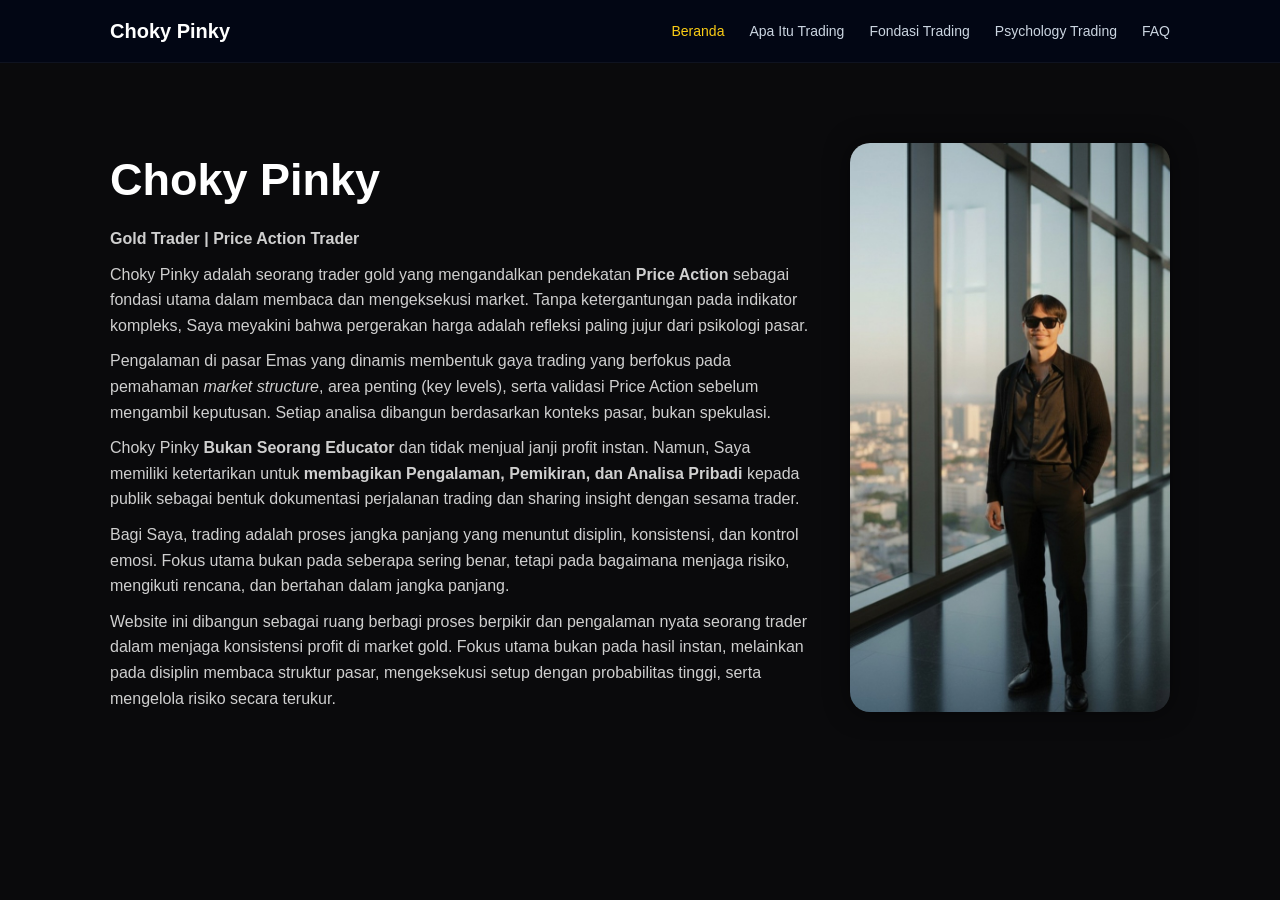
<file: index.html>
<!DOCTYPE html>
<html lang="id">
<head>
  <meta charset="UTF-8" />
  <meta name="viewport" content="width=device-width, initial-scale=1.0" />
  <title>Choky Pinky - Trader Profile</title>
  <link rel="stylesheet" href="styles.css" />
</head>
<body>

  <nav class="navbar">
    <div class="nav-inner">
      <h2 class="logo">Choky Pinky</h2>
      <ul class="nav-menu">
        <li><a href="index.html" class="active">Beranda</a></li>
        <li><a href="research.html">Apa Itu Trading</a></li>
        <li><a href="blog.html">Fondasi Trading</a></li>
        <li><a href="trading-psychology.html">Psychology Trading</a></li>
        <li><a href="faq.html">FAQ</a></li>
      </ul>
    </div>
  </nav>

  <section class="hero-section">
    <div class="hero-flex">
      <div class="hero-text">
        <h1>Choky Pinky</h1>
        <p><strong>Gold Trader | Price Action Trader</strong></p>

        <p>
          Choky Pinky adalah seorang trader gold yang mengandalkan pendekatan
          <strong>Price Action</strong> sebagai fondasi utama dalam membaca dan
          mengeksekusi market. Tanpa ketergantungan pada indikator kompleks,
          Saya meyakini bahwa pergerakan harga adalah refleksi paling jujur dari
          psikologi pasar.
        </p>

        <p>
          Pengalaman di pasar Emas yang dinamis membentuk gaya trading yang
          berfokus pada pemahaman <em>market structure</em>, area penting
          (key levels), serta validasi Price Action sebelum mengambil keputusan.
          Setiap analisa dibangun berdasarkan konteks pasar, bukan spekulasi.
        </p>

        <p>
          Choky Pinky <strong>Bukan Seorang Educator</strong> dan tidak menjual
          janji profit instan. Namun, Saya memiliki ketertarikan untuk
          <strong>membagikan Pengalaman, Pemikiran, dan Analisa Pribadi</strong>
          kepada publik sebagai bentuk dokumentasi perjalanan trading dan
          sharing insight dengan sesama trader.
        </p>

        <p>
          Bagi Saya, trading adalah proses jangka panjang yang menuntut disiplin,
          konsistensi, dan kontrol emosi. Fokus utama bukan pada seberapa sering
          benar, tetapi pada bagaimana menjaga risiko, mengikuti rencana, dan
          bertahan dalam jangka panjang.
        </p>

        <p>
          Website ini dibangun sebagai ruang berbagi proses berpikir dan pengalaman nyata seorang trader dalam menjaga konsistensi profit di market gold. Fokus utama bukan pada hasil instan, melainkan pada disiplin membaca struktur pasar, mengeksekusi setup dengan probabilitas tinggi, serta mengelola risiko secara terukur.
        </p>
      </div>

      <img src="Bangjoe.jpg" class="hero-photo" alt="Choky Pinky" />
    </div>
  </section>

  <script src="script.js"></script>
</body>
</html>
</file>
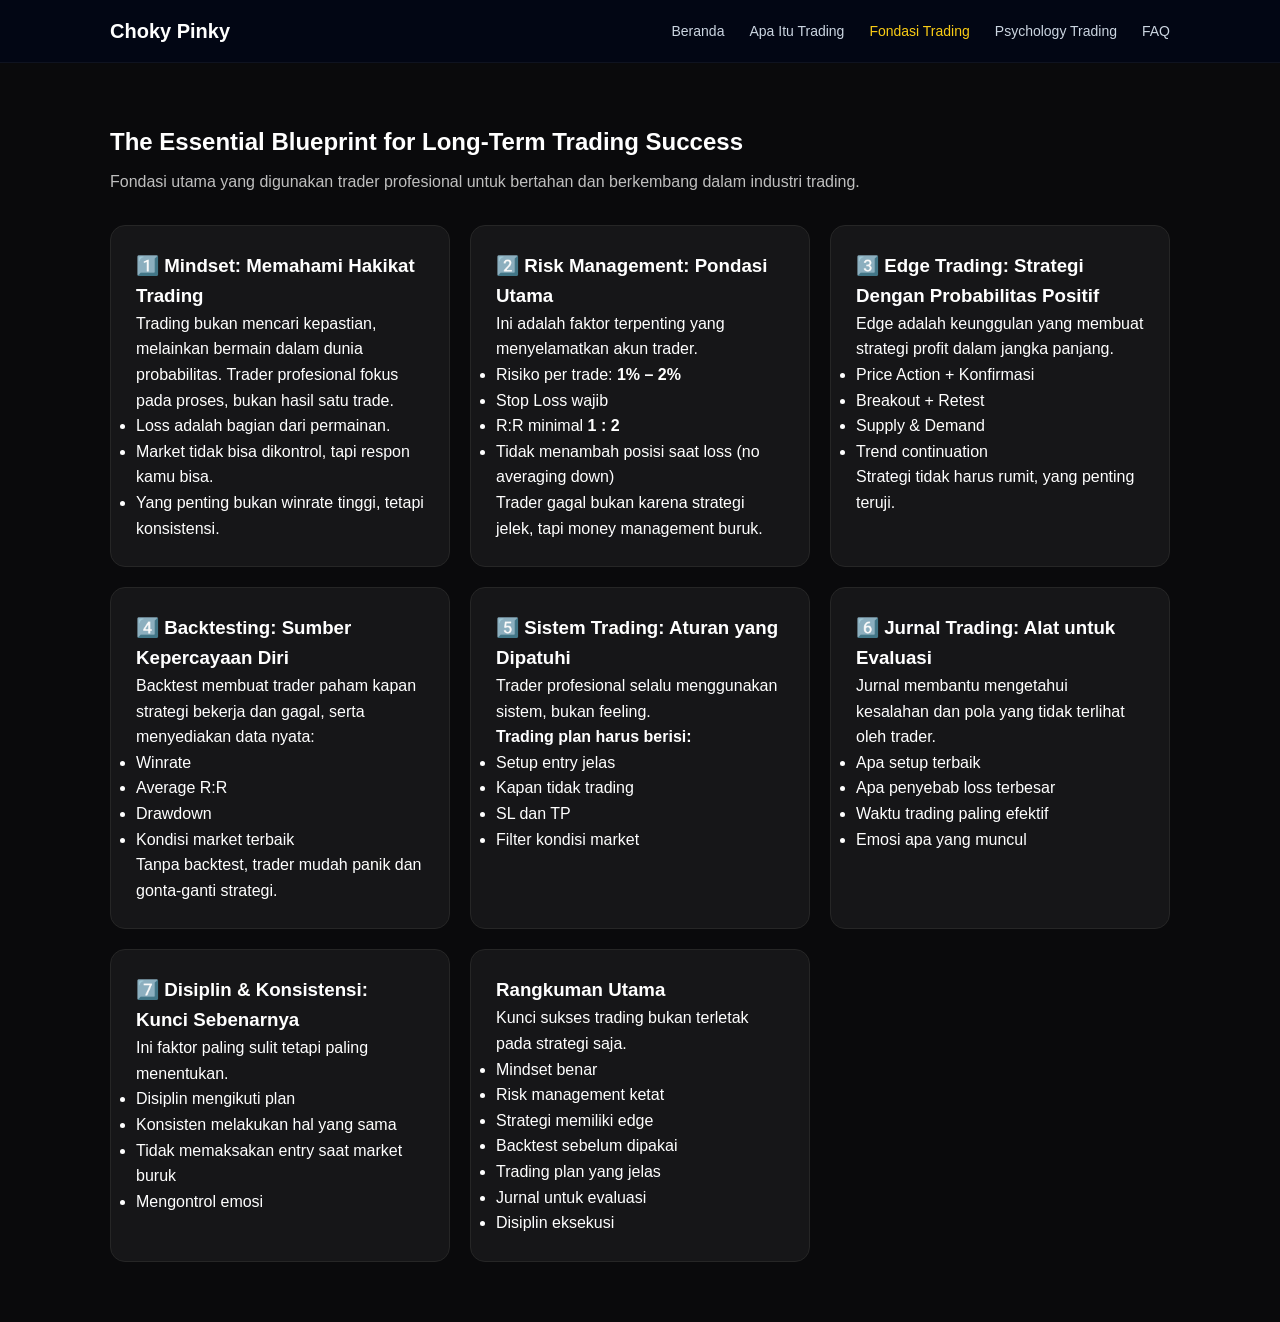
<file: blog.html>
<!DOCTYPE html>
<html lang="id">
<head>
  <meta charset="UTF-8" />
  <meta name="viewport" content="width=device-width, initial-scale=1.0" />
  <title>Belajar Trading - Kunci Sukses Trading</title>
  <link rel="stylesheet" href="styles.css" />
</head>
<body>

<!-- NAVBAR -->
<nav class="navbar">
  <div class="nav-inner">
    <h2 class="logo">Choky Pinky</h2>
    <ul class="nav-menu">
      <li><a href="index.html">Beranda</a></li>
        <li><a href="research.html">Apa Itu Trading</a></li>
        <li><a href="blog.html"class="active">Fondasi Trading</a></li>
        <li><a href="trading-psychology.html">Psychology Trading</a></li>
        <li><a href="faq.html">FAQ</a></li>
    </ul>
  </div>
</nav>

<!-- BLOG SECTION -->
<section class="blog-section">
  <h1>The Essential Blueprint for Long-Term Trading Success</h1>
  <p style="color:#bfbfbf; margin-top:8px;">
    Fondasi utama yang digunakan trader profesional untuk bertahan dan berkembang dalam industri trading.
  </p>

  <div class="blog-list">

    <!-- MINDSET -->
    <div class="blog-card">
      <h3>1️⃣ Mindset: Memahami Hakikat Trading</h3>
      <p>
        Trading bukan mencari kepastian, melainkan bermain dalam dunia probabilitas.  
        Trader profesional fokus pada proses, bukan hasil satu trade.
      </p>
      <ul>
        <li>Loss adalah bagian dari permainan.</li>
        <li>Market tidak bisa dikontrol, tapi respon kamu bisa.</li>
        <li>Yang penting bukan winrate tinggi, tetapi konsistensi.</li>
      </ul>
    </div>

    <!-- RISK MANAGEMENT -->
    <div class="blog-card">
      <h3>2️⃣ Risk Management: Pondasi Utama</h3>
      <p>Ini adalah faktor terpenting yang menyelamatkan akun trader.</p>
      <ul>
        <li>Risiko per trade: <strong>1% – 2%</strong></li>
        <li>Stop Loss wajib</li>
        <li>R:R minimal <strong>1 : 2</strong></li>
        <li>Tidak menambah posisi saat loss (no averaging down)</li>
      </ul>
      <p>Trader gagal bukan karena strategi jelek, tapi money management buruk.</p>
    </div>

    <!-- EDGE -->
    <div class="blog-card">
      <h3>3️⃣ Edge Trading: Strategi Dengan Probabilitas Positif</h3>
      <p>
        Edge adalah keunggulan yang membuat strategi profit dalam jangka panjang.
      </p>
      <ul>
        <li>Price Action + Konfirmasi</li>
        <li>Breakout + Retest</li>
        <li>Supply & Demand</li>
        <li>Trend continuation</li>
      </ul>
      <p>Strategi tidak harus rumit, yang penting teruji.</p>
    </div>

    <!-- BACKTEST -->
    <div class="blog-card">
      <h3>4️⃣ Backtesting: Sumber Kepercayaan Diri</h3>
      <p>
        Backtest membuat trader paham kapan strategi bekerja dan gagal, serta menyediakan data nyata:
      </p>
      <ul>
        <li>Winrate</li>
        <li>Average R:R</li>
        <li>Drawdown</li>
        <li>Kondisi market terbaik</li>
      </ul>
      <p>Tanpa backtest, trader mudah panik dan gonta-ganti strategi.</p>
    </div>

    <!-- SYSTEM TRADING -->
    <div class="blog-card">
      <h3>5️⃣ Sistem Trading: Aturan yang Dipatuhi</h3>
      <p>Trader profesional selalu menggunakan sistem, bukan feeling.</p>

      <strong>Trading plan harus berisi:</strong>
      <ul>
        <li>Setup entry jelas</li>
        <li>Kapan tidak trading</li>
        <li>SL dan TP</li>
        <li>Filter kondisi market</li>
      </ul>
    </div>

    <!-- JOURNAL -->
    <div class="blog-card">
      <h3>6️⃣ Jurnal Trading: Alat untuk Evaluasi</h3>
      <p>Jurnal membantu mengetahui kesalahan dan pola yang tidak terlihat oleh trader.</p>
      <ul>
        <li>Apa setup terbaik</li>
        <li>Apa penyebab loss terbesar</li>
        <li>Waktu trading paling efektif</li>
        <li>Emosi apa yang muncul</li>
      </ul>
    </div>

    <!-- DISCIPLINE -->
    <div class="blog-card">
      <h3>7️⃣ Disiplin & Konsistensi: Kunci Sebenarnya</h3>
      <p>
        Ini faktor paling sulit tetapi paling menentukan.
      </p>
      <ul>
        <li>Disiplin mengikuti plan</li>
        <li>Konsisten melakukan hal yang sama</li>
        <li>Tidak memaksakan entry saat market buruk</li>
        <li>Mengontrol emosi</li>
      </ul>
    </div>

    <!-- SUMMARY -->
    <div class="blog-card">
      <h3>Rangkuman Utama</h3>
      <p>Kunci sukses trading bukan terletak pada strategi saja.</p>
      <ul>
        <li>Mindset benar</li>
        <li>Risk management ketat</li>
        <li>Strategi memiliki edge</li>
        <li>Backtest sebelum dipakai</li>
        <li>Trading plan yang jelas</li>
        <li>Jurnal untuk evaluasi</li>
        <li>Disiplin eksekusi</li>
      </ul>
    </div>

  </div>
</section>

<script src="script.js"></script>
</body>
</html>
</file>
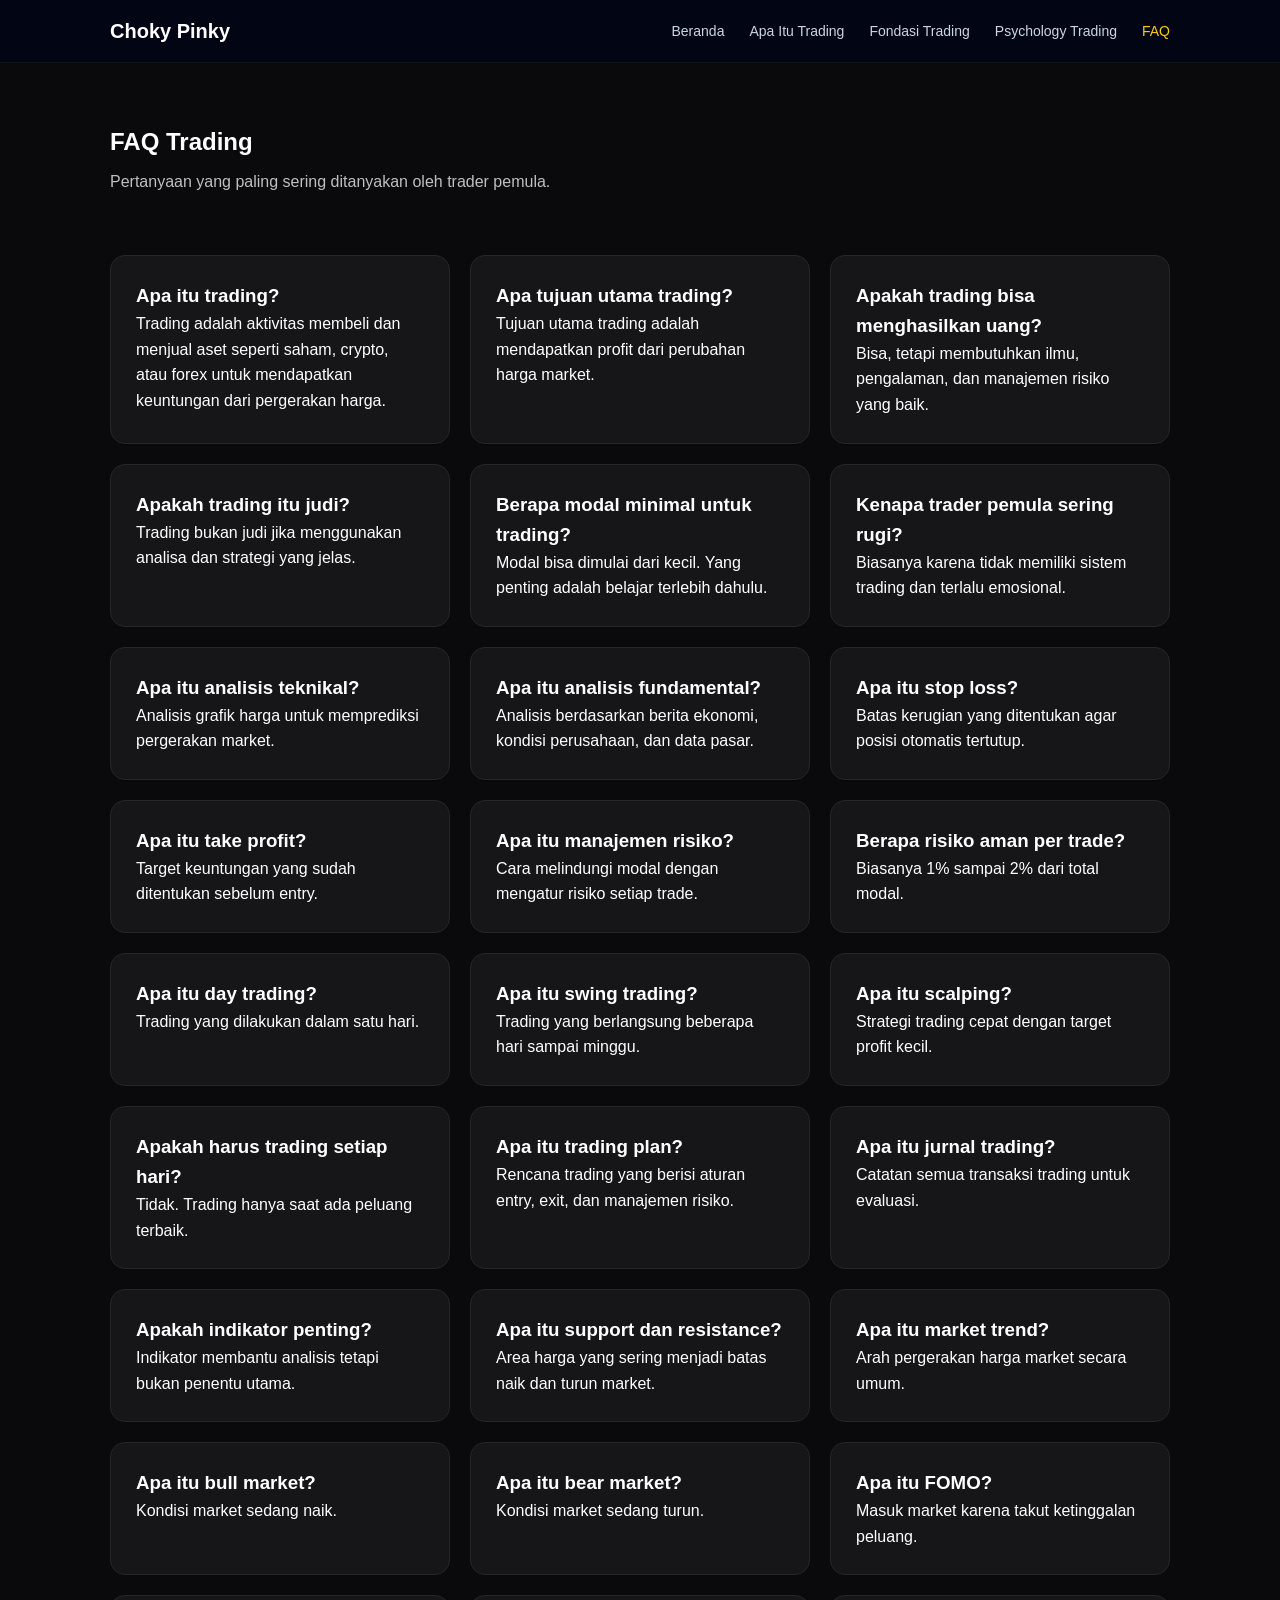
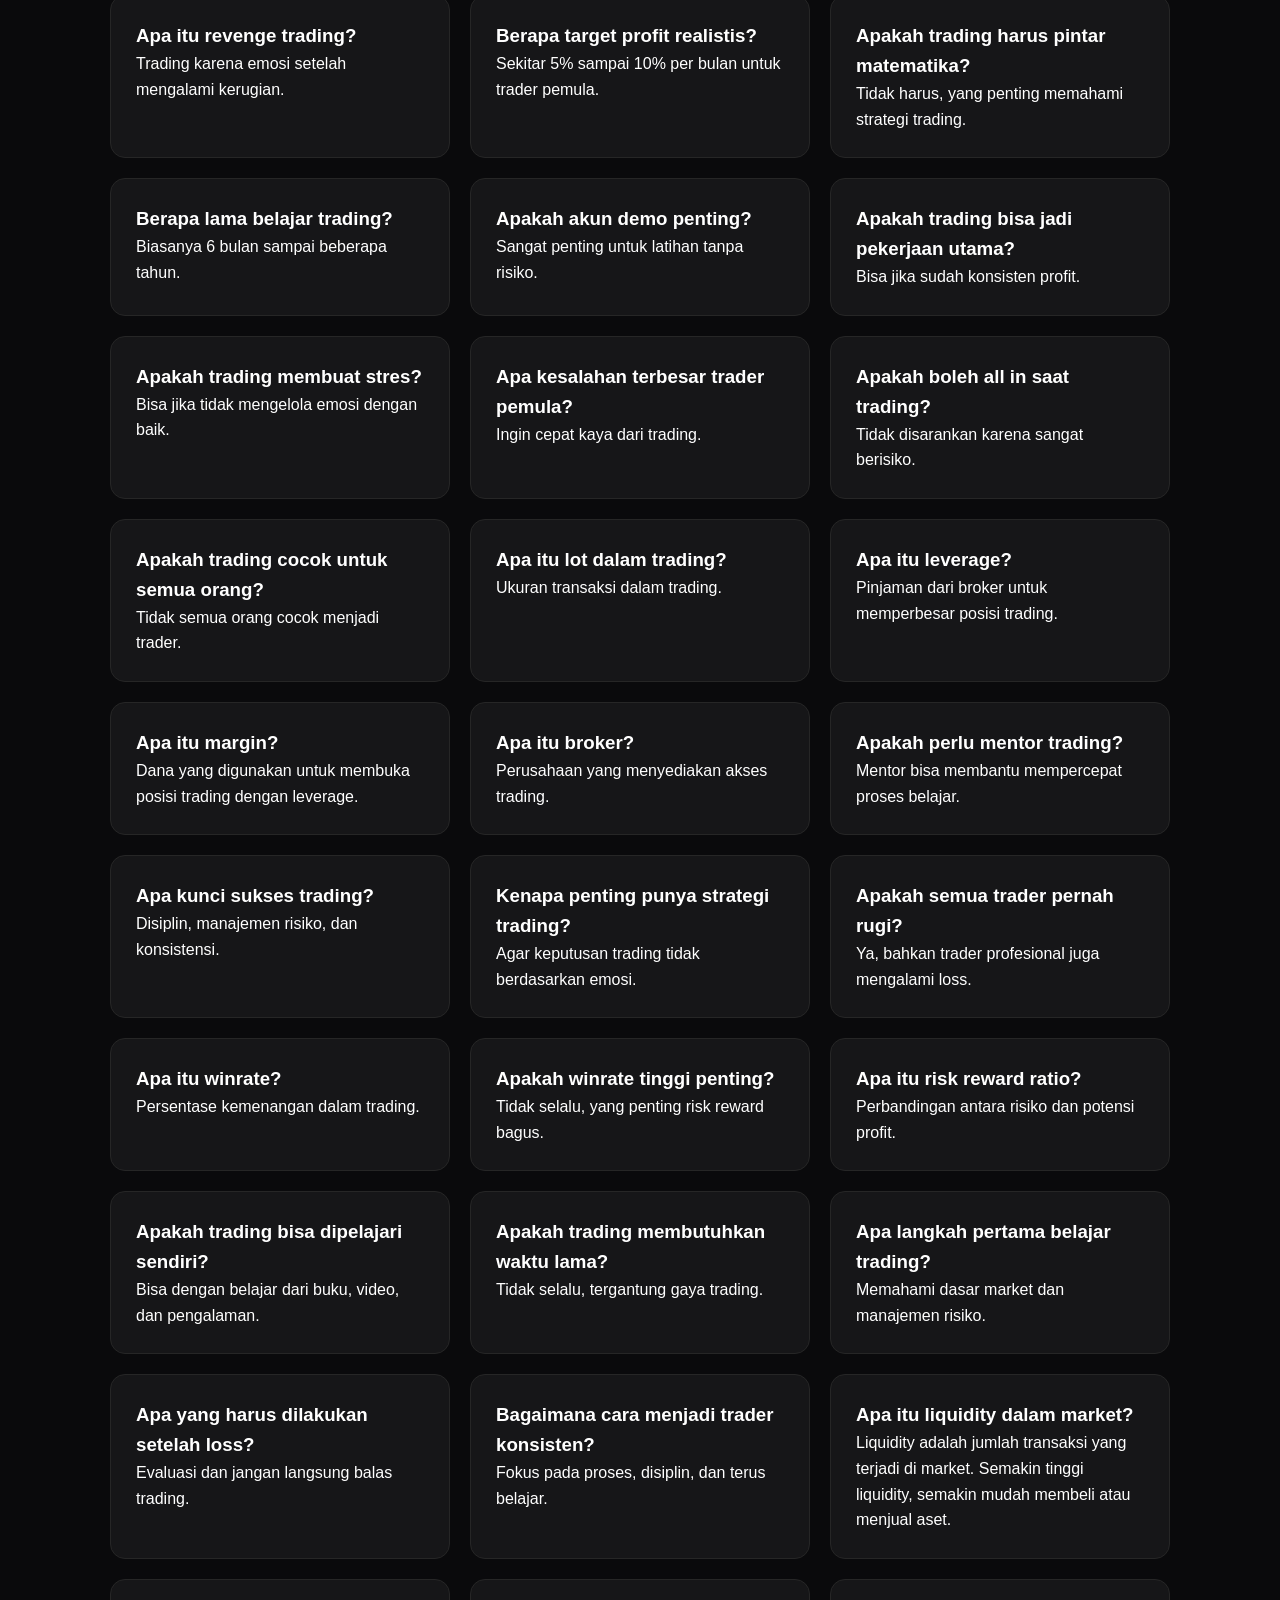
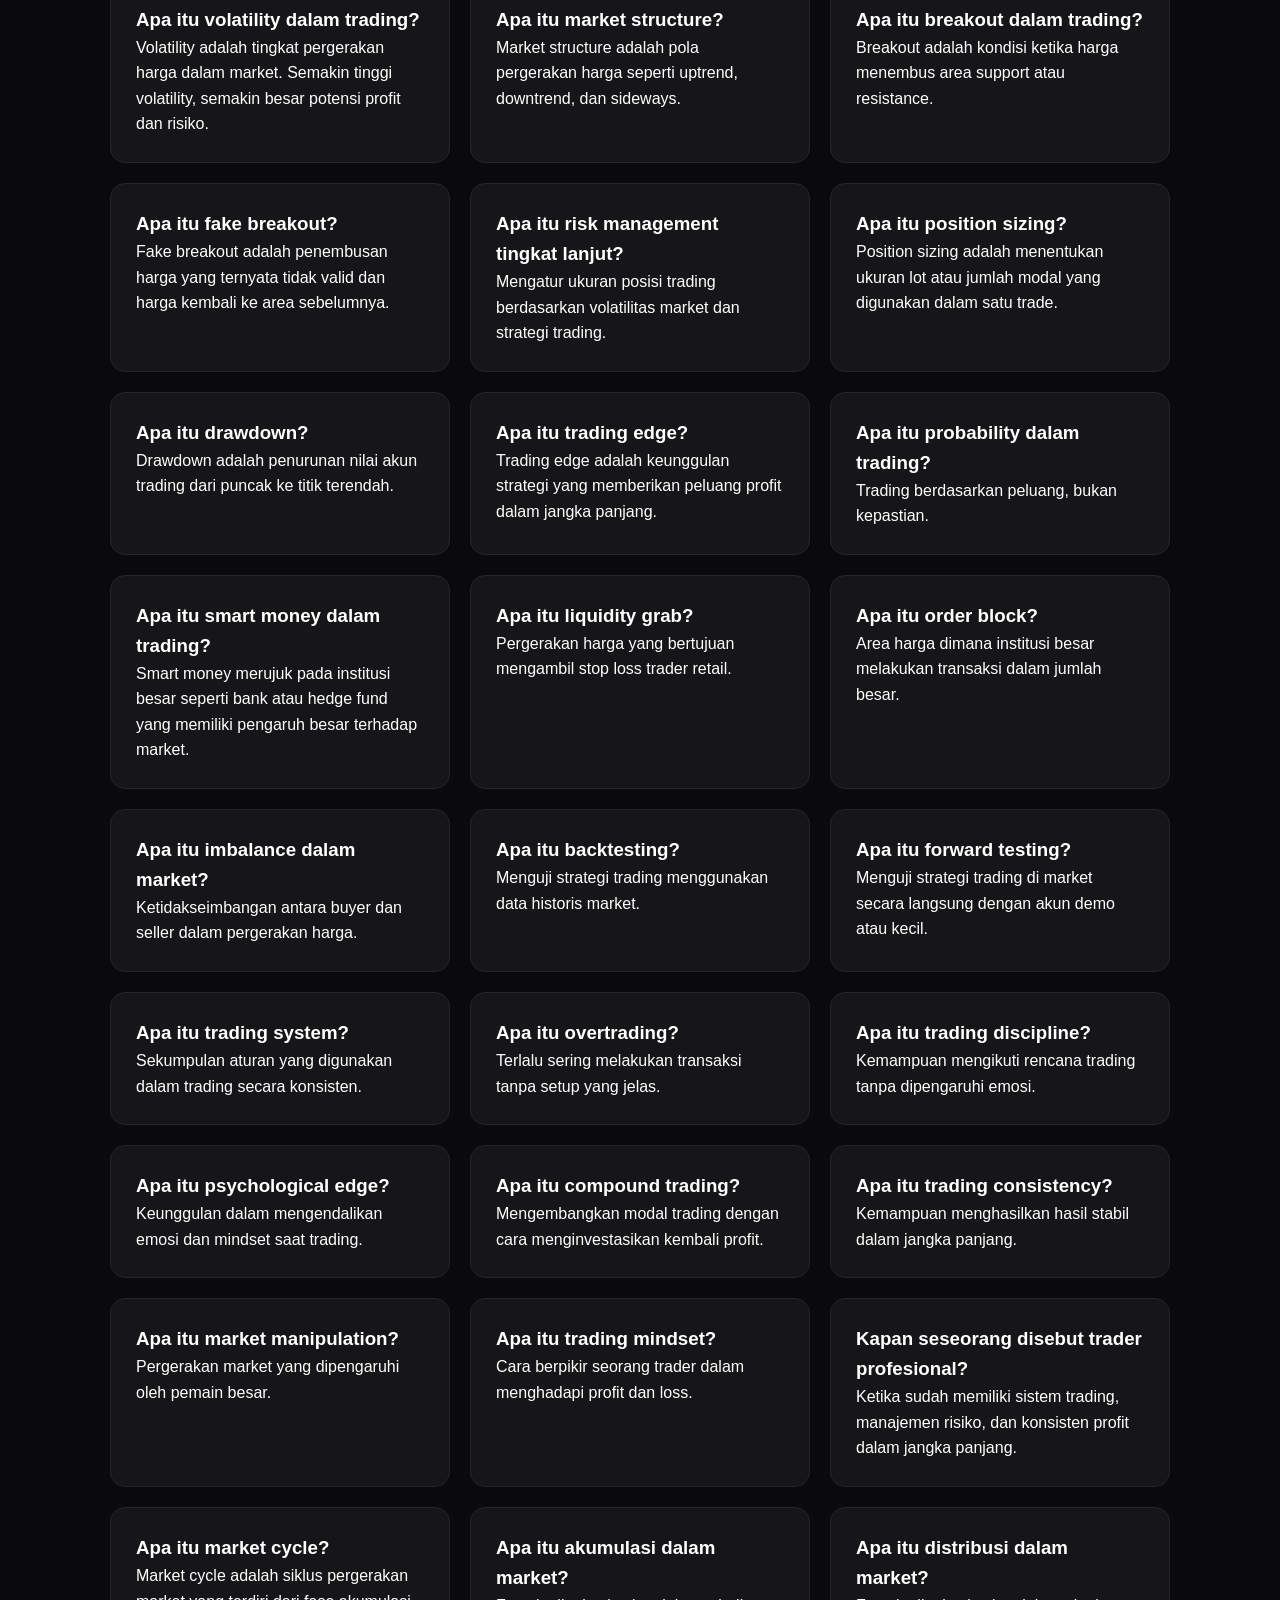
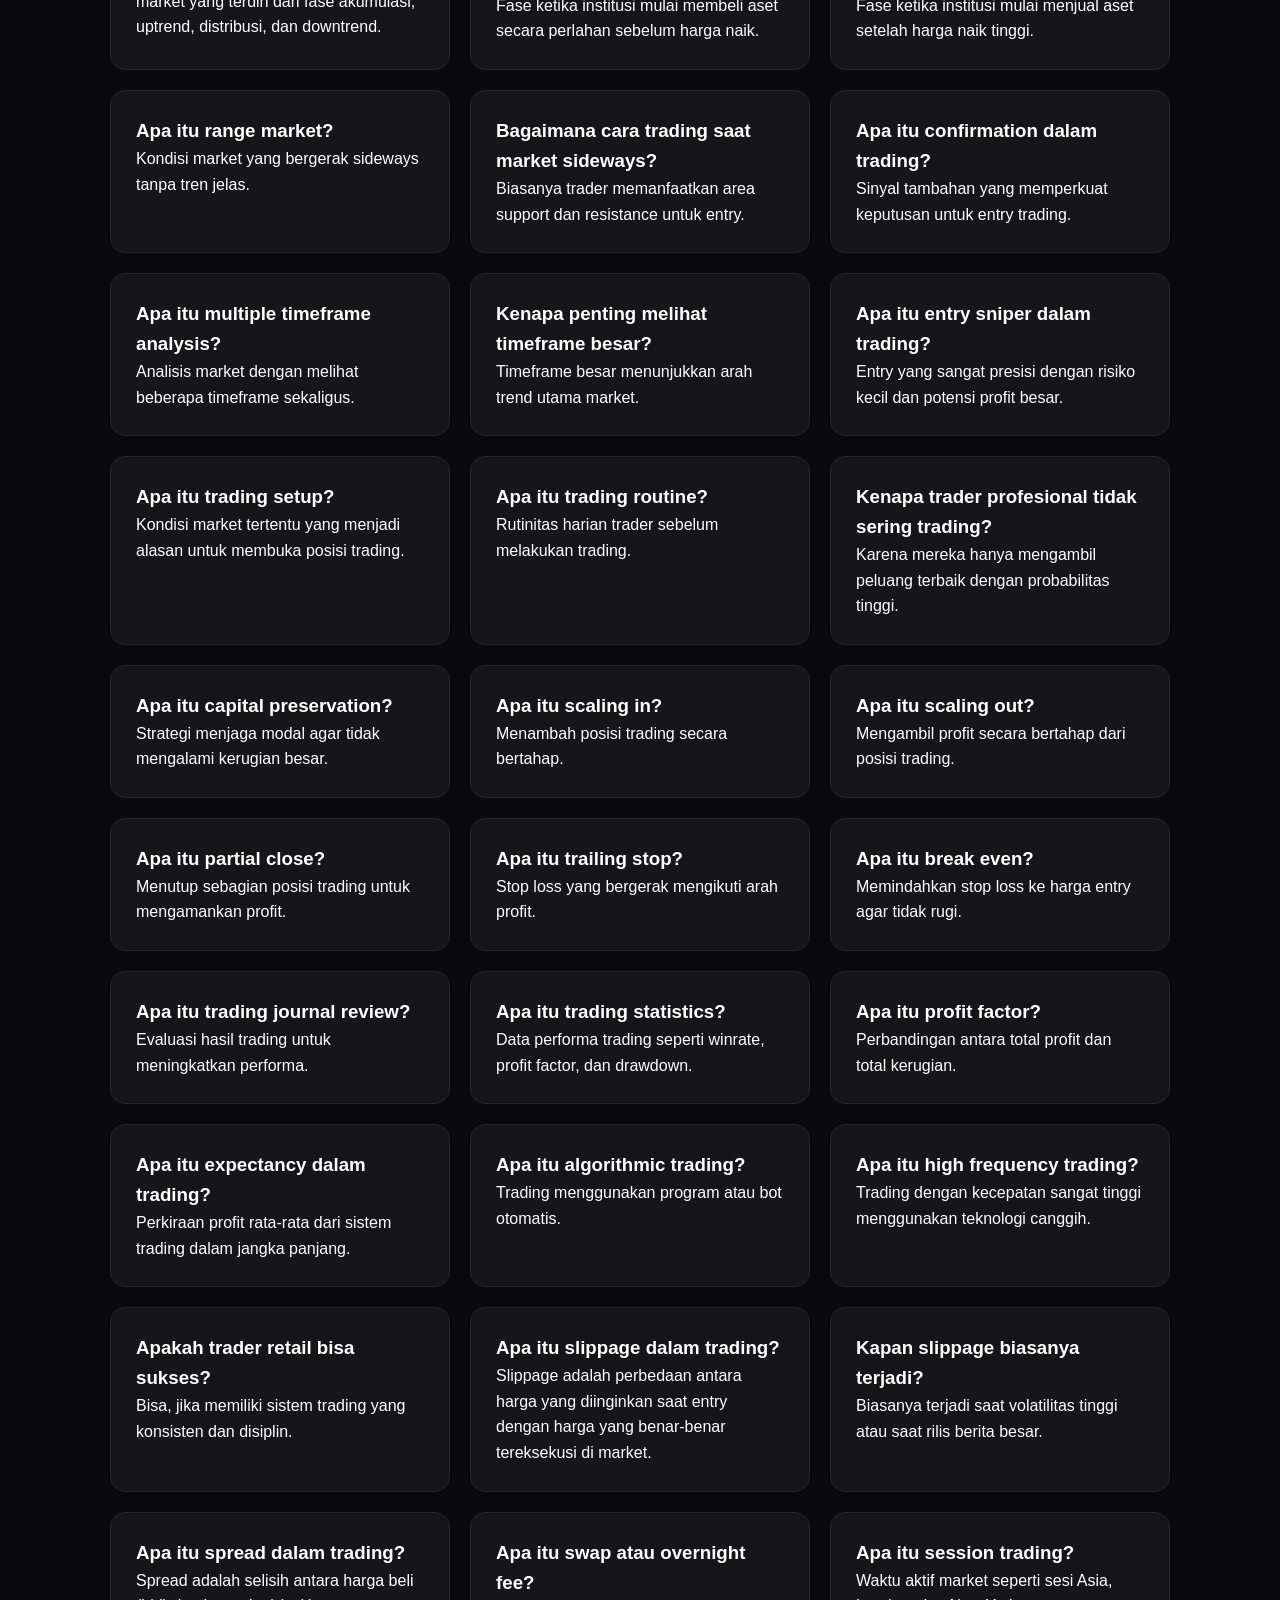
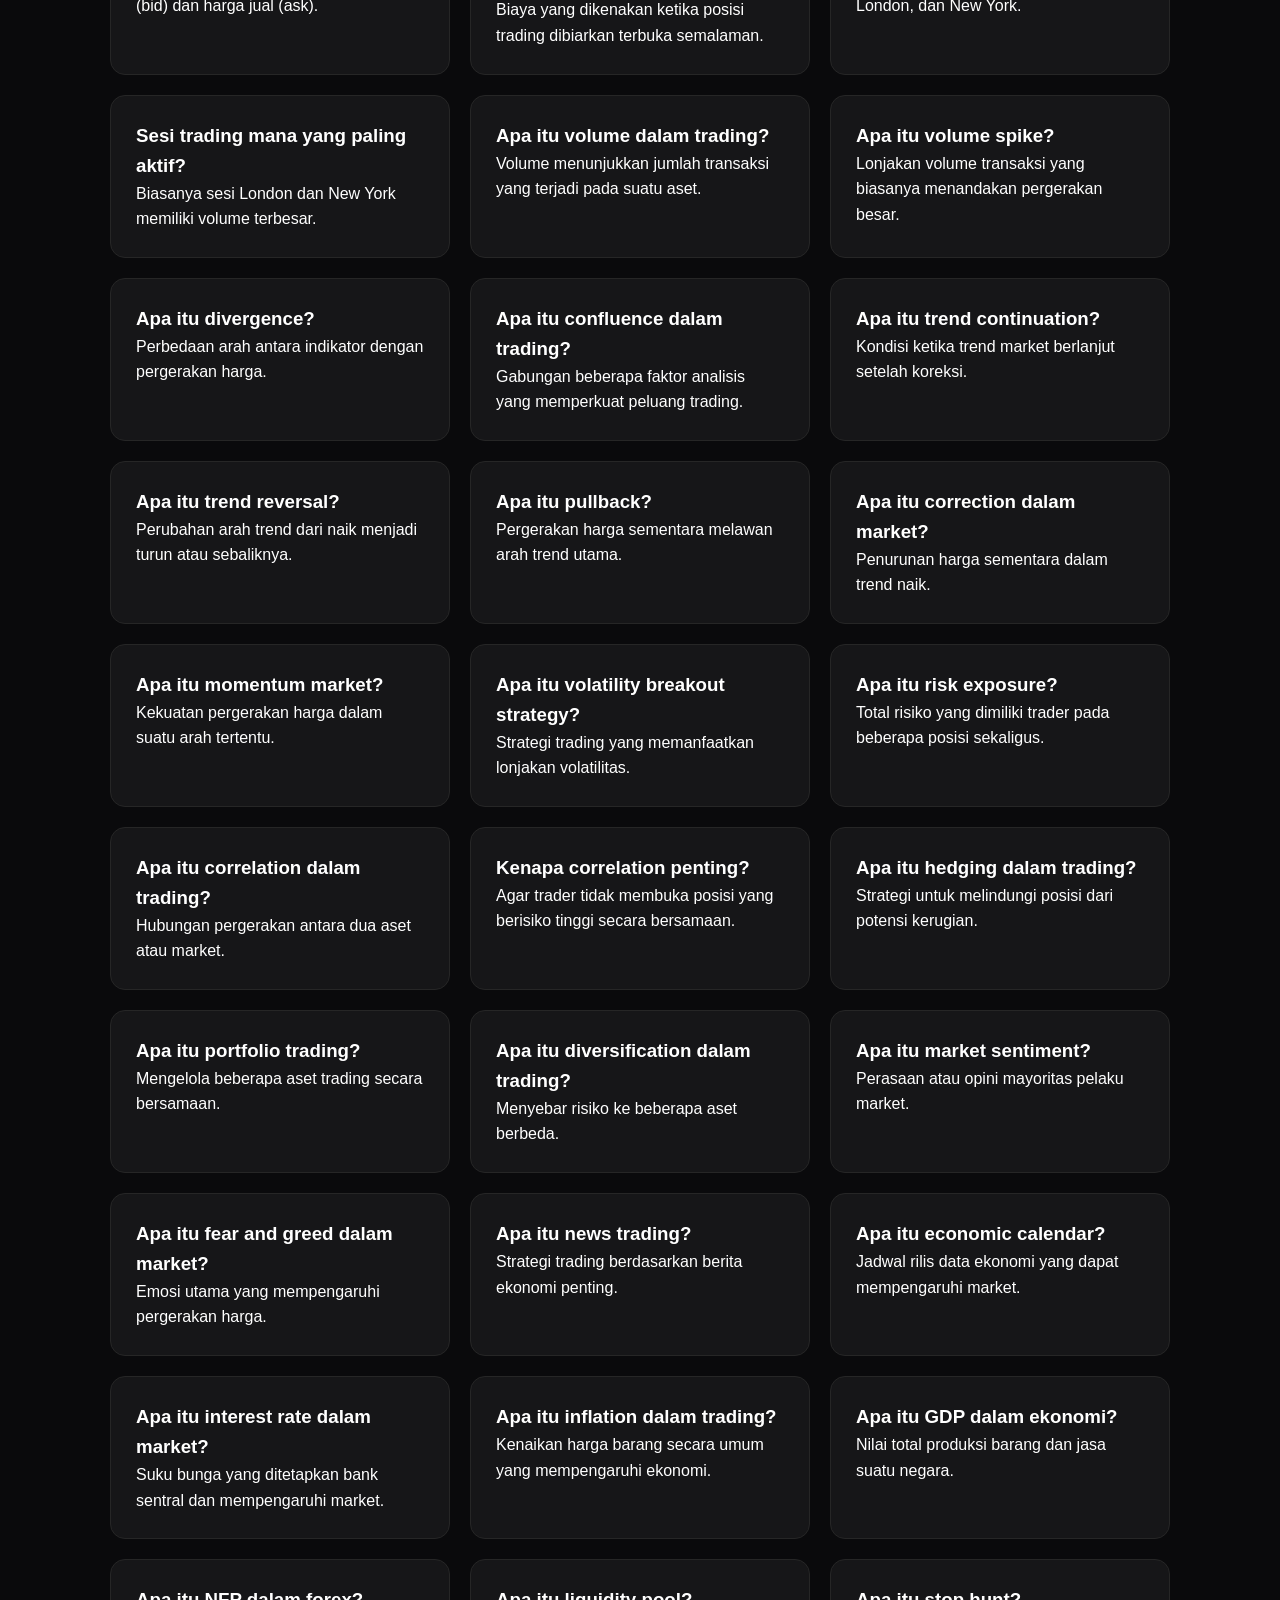
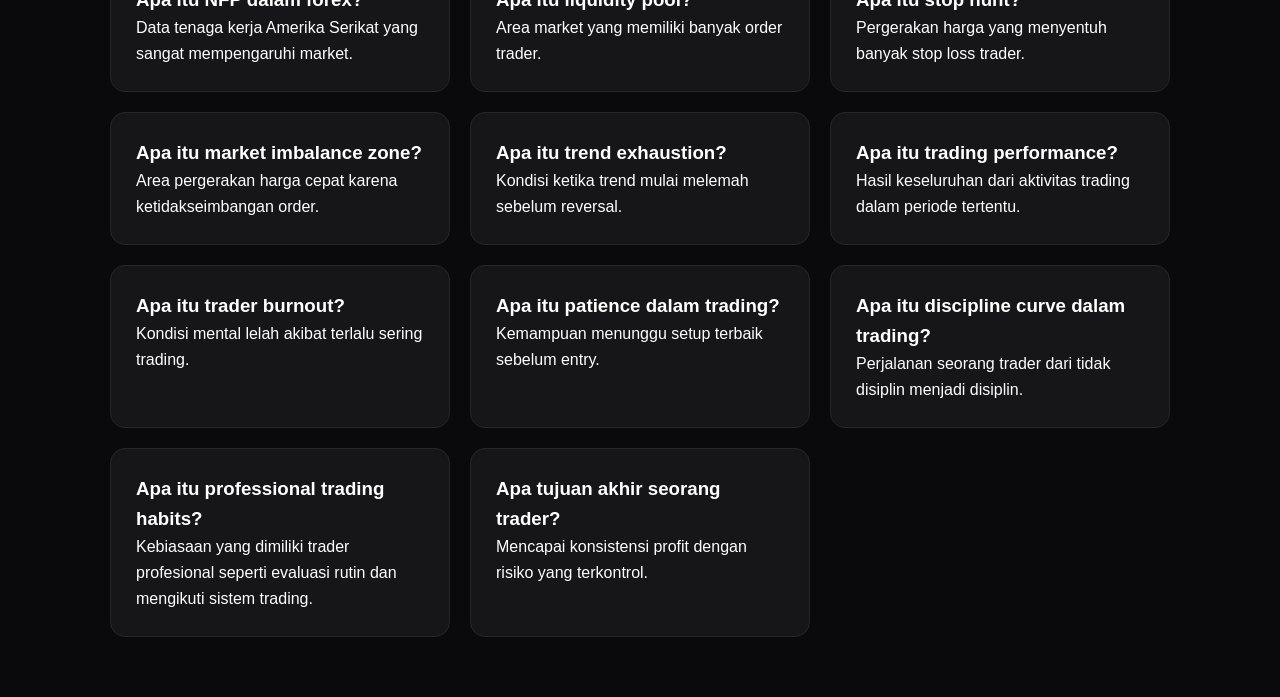
<file: faq.html>
<!DOCTYPE html>
<html lang="id">
<head>
  <meta charset="UTF-8" />
  <meta name="viewport" content="width=device-width, initial-scale=1.0" />
  <title>FAQ Trading</title>
  <link rel="stylesheet" href="styles.css" />
</head>
<body>

<!-- NAVBAR -->
<nav class="navbar">
  <div class="nav-inner">
    <h2 class="logo">Choky Pinky</h2>
    <ul class="nav-menu">
      <li><a href="index.html">Beranda</a></li>
        <li><a href="research.html">Apa Itu Trading</a></li>
        <li><a href="blog.html">Fondasi Trading</a></li>
        <li><a href="trading-psychology.html">Psychology Trading</a></li>
        <li><a href="faq.html"class="active">FAQ</a></li>
    </ul>
  </div>
</nav>

<!-- FAQ SECTION -->
<section class="blog-section">
  <h1>FAQ Trading</h1>
  <p style="color:#bfbfbf; margin-top:8px;">
    Pertanyaan yang paling sering ditanyakan oleh trader pemula.
  </p>

  <div class="blog-list">

    <div class="blog-list">

<!-- 1 -->
<div class="blog-card faq-item">
<h3 class="faq-question">Apa itu trading?</h3>
<p class="faq-answer">
Trading adalah aktivitas membeli dan menjual aset seperti saham, crypto, atau forex
untuk mendapatkan keuntungan dari pergerakan harga.
</p>
</div>

<!-- 2 -->
<div class="blog-card faq-item">
<h3 class="faq-question">Apa tujuan utama trading?</h3>
<p class="faq-answer">
Tujuan utama trading adalah mendapatkan profit dari perubahan harga market.
</p>
</div>

<!-- 3 -->
<div class="blog-card faq-item">
<h3 class="faq-question">Apakah trading bisa menghasilkan uang?</h3>
<p class="faq-answer">
Bisa, tetapi membutuhkan ilmu, pengalaman, dan manajemen risiko yang baik.
</p>
</div>

<!-- 4 -->
<div class="blog-card faq-item">
<h3 class="faq-question">Apakah trading itu judi?</h3>
<p class="faq-answer">
Trading bukan judi jika menggunakan analisa dan strategi yang jelas.
</p>
</div>

<!-- 5 -->
<div class="blog-card faq-item">
<h3 class="faq-question">Berapa modal minimal untuk trading?</h3>
<p class="faq-answer">
Modal bisa dimulai dari kecil. Yang penting adalah belajar terlebih dahulu.
</p>
</div>

<!-- 6 -->
<div class="blog-card faq-item">
<h3 class="faq-question">Kenapa trader pemula sering rugi?</h3>
<p class="faq-answer">
Biasanya karena tidak memiliki sistem trading dan terlalu emosional.
</p>
</div>

<!-- 7 -->
<div class="blog-card faq-item">
<h3 class="faq-question">Apa itu analisis teknikal?</h3>
<p class="faq-answer">
Analisis grafik harga untuk memprediksi pergerakan market.
</p>
</div>

<!-- 8 -->
<div class="blog-card faq-item">
<h3 class="faq-question">Apa itu analisis fundamental?</h3>
<p class="faq-answer">
Analisis berdasarkan berita ekonomi, kondisi perusahaan, dan data pasar.
</p>
</div>

<!-- 9 -->
<div class="blog-card faq-item">
<h3 class="faq-question">Apa itu stop loss?</h3>
<p class="faq-answer">
Batas kerugian yang ditentukan agar posisi otomatis tertutup.
</p>
</div>

<!-- 10 -->
<div class="blog-card faq-item">
<h3 class="faq-question">Apa itu take profit?</h3>
<p class="faq-answer">
Target keuntungan yang sudah ditentukan sebelum entry.
</p>
</div>

<!-- 11 -->
<div class="blog-card faq-item">
<h3 class="faq-question">Apa itu manajemen risiko?</h3>
<p class="faq-answer">
Cara melindungi modal dengan mengatur risiko setiap trade.
</p>
</div>

<!-- 12 -->
<div class="blog-card faq-item">
<h3 class="faq-question">Berapa risiko aman per trade?</h3>
<p class="faq-answer">
Biasanya 1% sampai 2% dari total modal.
</p>
</div>

<!-- 13 -->
<div class="blog-card faq-item">
<h3 class="faq-question">Apa itu day trading?</h3>
<p class="faq-answer">
Trading yang dilakukan dalam satu hari.
</p>
</div>

<!-- 14 -->
<div class="blog-card faq-item">
<h3 class="faq-question">Apa itu swing trading?</h3>
<p class="faq-answer">
Trading yang berlangsung beberapa hari sampai minggu.
</p>
</div>

<!-- 15 -->
<div class="blog-card faq-item">
<h3 class="faq-question">Apa itu scalping?</h3>
<p class="faq-answer">
Strategi trading cepat dengan target profit kecil.
</p>
</div>

<!-- 16 -->
<div class="blog-card faq-item">
<h3 class="faq-question">Apakah harus trading setiap hari?</h3>
<p class="faq-answer">
Tidak. Trading hanya saat ada peluang terbaik.
</p>
</div>

<!-- 17 -->
<div class="blog-card faq-item">
<h3 class="faq-question">Apa itu trading plan?</h3>
<p class="faq-answer">
Rencana trading yang berisi aturan entry, exit, dan manajemen risiko.
</p>
</div>

<!-- 18 -->
<div class="blog-card faq-item">
<h3 class="faq-question">Apa itu jurnal trading?</h3>
<p class="faq-answer">
Catatan semua transaksi trading untuk evaluasi.
</p>
</div>

<!-- 19 -->
<div class="blog-card faq-item">
<h3 class="faq-question">Apakah indikator penting?</h3>
<p class="faq-answer">
Indikator membantu analisis tetapi bukan penentu utama.
</p>
</div>

<!-- 20 -->
<div class="blog-card faq-item">
<h3 class="faq-question">Apa itu support dan resistance?</h3>
<p class="faq-answer">
Area harga yang sering menjadi batas naik dan turun market.
</p>
</div>

<!-- 21 -->
<div class="blog-card faq-item">
<h3 class="faq-question">Apa itu market trend?</h3>
<p class="faq-answer">
Arah pergerakan harga market secara umum.
</p>
</div>

<!-- 22 -->
<div class="blog-card faq-item">
<h3 class="faq-question">Apa itu bull market?</h3>
<p class="faq-answer">
Kondisi market sedang naik.
</p>
</div>

<!-- 23 -->
<div class="blog-card faq-item">
<h3 class="faq-question">Apa itu bear market?</h3>
<p class="faq-answer">
Kondisi market sedang turun.
</p>
</div>

<!-- 24 -->
<div class="blog-card faq-item">
<h3 class="faq-question">Apa itu FOMO?</h3>
<p class="faq-answer">
Masuk market karena takut ketinggalan peluang.
</p>
</div>

<!-- 25 -->
<div class="blog-card faq-item">
<h3 class="faq-question">Apa itu revenge trading?</h3>
<p class="faq-answer">
Trading karena emosi setelah mengalami kerugian.
</p>
</div>

<!-- 26 -->
<div class="blog-card faq-item">
<h3 class="faq-question">Berapa target profit realistis?</h3>
<p class="faq-answer">
Sekitar 5% sampai 10% per bulan untuk trader pemula.
</p>
</div>

<!-- 27 -->
<div class="blog-card faq-item">
<h3 class="faq-question">Apakah trading harus pintar matematika?</h3>
<p class="faq-answer">
Tidak harus, yang penting memahami strategi trading.
</p>
</div>

<!-- 28 -->
<div class="blog-card faq-item">
<h3 class="faq-question">Berapa lama belajar trading?</h3>
<p class="faq-answer">
Biasanya 6 bulan sampai beberapa tahun.
</p>
</div>

<!-- 29 -->
<div class="blog-card faq-item">
<h3 class="faq-question">Apakah akun demo penting?</h3>
<p class="faq-answer">
Sangat penting untuk latihan tanpa risiko.
</p>
</div>

<!-- 30 -->
<div class="blog-card faq-item">
<h3 class="faq-question">Apakah trading bisa jadi pekerjaan utama?</h3>
<p class="faq-answer">
Bisa jika sudah konsisten profit.
</p>
</div>

<!-- 31 -->
<div class="blog-card faq-item">
<h3 class="faq-question">Apakah trading membuat stres?</h3>
<p class="faq-answer">
Bisa jika tidak mengelola emosi dengan baik.
</p>
</div>

<!-- 32 -->
<div class="blog-card faq-item">
<h3 class="faq-question">Apa kesalahan terbesar trader pemula?</h3>
<p class="faq-answer">
Ingin cepat kaya dari trading.
</p>
</div>

<!-- 33 -->
<div class="blog-card faq-item">
<h3 class="faq-question">Apakah boleh all in saat trading?</h3>
<p class="faq-answer">
Tidak disarankan karena sangat berisiko.
</p>
</div>

<!-- 34 -->
<div class="blog-card faq-item">
<h3 class="faq-question">Apakah trading cocok untuk semua orang?</h3>
<p class="faq-answer">
Tidak semua orang cocok menjadi trader.
</p>
</div>

<!-- 35 -->
<div class="blog-card faq-item">
<h3 class="faq-question">Apa itu lot dalam trading?</h3>
<p class="faq-answer">
Ukuran transaksi dalam trading.
</p>
</div>

<!-- 36 -->
<div class="blog-card faq-item">
<h3 class="faq-question">Apa itu leverage?</h3>
<p class="faq-answer">
Pinjaman dari broker untuk memperbesar posisi trading.
</p>
</div>

<!-- 37 -->
<div class="blog-card faq-item">
<h3 class="faq-question">Apa itu margin?</h3>
<p class="faq-answer">
Dana yang digunakan untuk membuka posisi trading dengan leverage.
</p>
</div>

<!-- 38 -->
<div class="blog-card faq-item">
<h3 class="faq-question">Apa itu broker?</h3>
<p class="faq-answer">
Perusahaan yang menyediakan akses trading.
</p>
</div>

<!-- 39 -->
<div class="blog-card faq-item">
<h3 class="faq-question">Apakah perlu mentor trading?</h3>
<p class="faq-answer">
Mentor bisa membantu mempercepat proses belajar.
</p>
</div>

<!-- 40 -->
<div class="blog-card faq-item">
<h3 class="faq-question">Apa kunci sukses trading?</h3>
<p class="faq-answer">
Disiplin, manajemen risiko, dan konsistensi.
</p>
</div>

<!-- 41 -->
<div class="blog-card faq-item">
<h3 class="faq-question">Kenapa penting punya strategi trading?</h3>
<p class="faq-answer">
Agar keputusan trading tidak berdasarkan emosi.
</p>
</div>

<!-- 42 -->
<div class="blog-card faq-item">
<h3 class="faq-question">Apakah semua trader pernah rugi?</h3>
<p class="faq-answer">
Ya, bahkan trader profesional juga mengalami loss.
</p>
</div>

<!-- 43 -->
<div class="blog-card faq-item">
<h3 class="faq-question">Apa itu winrate?</h3>
<p class="faq-answer">
Persentase kemenangan dalam trading.
</p>
</div>

<!-- 44 -->
<div class="blog-card faq-item">
<h3 class="faq-question">Apakah winrate tinggi penting?</h3>
<p class="faq-answer">
Tidak selalu, yang penting risk reward bagus.
</p>
</div>

<!-- 45 -->
<div class="blog-card faq-item">
<h3 class="faq-question">Apa itu risk reward ratio?</h3>
<p class="faq-answer">
Perbandingan antara risiko dan potensi profit.
</p>
</div>

<!-- 46 -->
<div class="blog-card faq-item">
<h3 class="faq-question">Apakah trading bisa dipelajari sendiri?</h3>
<p class="faq-answer">
Bisa dengan belajar dari buku, video, dan pengalaman.
</p>
</div>

<!-- 47 -->
<div class="blog-card faq-item">
<h3 class="faq-question">Apakah trading membutuhkan waktu lama?</h3>
<p class="faq-answer">
Tidak selalu, tergantung gaya trading.
</p>
</div>

<!-- 48 -->
<div class="blog-card faq-item">
<h3 class="faq-question">Apa langkah pertama belajar trading?</h3>
<p class="faq-answer">
Memahami dasar market dan manajemen risiko.
</p>
</div>

<!-- 49 -->
<div class="blog-card faq-item">
<h3 class="faq-question">Apa yang harus dilakukan setelah loss?</h3>
<p class="faq-answer">
Evaluasi dan jangan langsung balas trading.
</p>
</div>

<!-- 50 -->
<div class="blog-card faq-item">
<h3 class="faq-question">Bagaimana cara menjadi trader konsisten?</h3>
<p class="faq-answer">
Fokus pada proses, disiplin, dan terus belajar.
</p>
</div>

<!-- 51 -->
<div class="blog-card faq-item">
<h3 class="faq-question">Apa itu liquidity dalam market?</h3>
<p class="faq-answer">
Liquidity adalah jumlah transaksi yang terjadi di market. Semakin tinggi liquidity,
semakin mudah membeli atau menjual aset.
</p>
</div>

<!-- 52 -->
<div class="blog-card faq-item">
<h3 class="faq-question">Apa itu volatility dalam trading?</h3>
<p class="faq-answer">
Volatility adalah tingkat pergerakan harga dalam market.
Semakin tinggi volatility, semakin besar potensi profit dan risiko.
</p>
</div>

<!-- 53 -->
<div class="blog-card faq-item">
<h3 class="faq-question">Apa itu market structure?</h3>
<p class="faq-answer">
Market structure adalah pola pergerakan harga seperti uptrend, downtrend,
dan sideways.
</p>
</div>

<!-- 54 -->
<div class="blog-card faq-item">
<h3 class="faq-question">Apa itu breakout dalam trading?</h3>
<p class="faq-answer">
Breakout adalah kondisi ketika harga menembus area support atau resistance.
</p>
</div>

<!-- 55 -->
<div class="blog-card faq-item">
<h3 class="faq-question">Apa itu fake breakout?</h3>
<p class="faq-answer">
Fake breakout adalah penembusan harga yang ternyata tidak valid
dan harga kembali ke area sebelumnya.
</p>
</div>

<!-- 56 -->
<div class="blog-card faq-item">
<h3 class="faq-question">Apa itu risk management tingkat lanjut?</h3>
<p class="faq-answer">
Mengatur ukuran posisi trading berdasarkan volatilitas market dan strategi trading.
</p>
</div>

<!-- 57 -->
<div class="blog-card faq-item">
<h3 class="faq-question">Apa itu position sizing?</h3>
<p class="faq-answer">
Position sizing adalah menentukan ukuran lot atau jumlah modal
yang digunakan dalam satu trade.
</p>
</div>

<!-- 58 -->
<div class="blog-card faq-item">
<h3 class="faq-question">Apa itu drawdown?</h3>
<p class="faq-answer">
Drawdown adalah penurunan nilai akun trading dari puncak ke titik terendah.
</p>
</div>

<!-- 59 -->
<div class="blog-card faq-item">
<h3 class="faq-question">Apa itu trading edge?</h3>
<p class="faq-answer">
Trading edge adalah keunggulan strategi yang memberikan peluang profit
dalam jangka panjang.
</p>
</div>

<!-- 60 -->
<div class="blog-card faq-item">
<h3 class="faq-question">Apa itu probability dalam trading?</h3>
<p class="faq-answer">
Trading berdasarkan peluang, bukan kepastian.
</p>
</div>

<!-- 61 -->
<div class="blog-card faq-item">
<h3 class="faq-question">Apa itu smart money dalam trading?</h3>
<p class="faq-answer">
Smart money merujuk pada institusi besar seperti bank atau hedge fund
yang memiliki pengaruh besar terhadap market.
</p>
</div>

<!-- 62 -->
<div class="blog-card faq-item">
<h3 class="faq-question">Apa itu liquidity grab?</h3>
<p class="faq-answer">
Pergerakan harga yang bertujuan mengambil stop loss trader retail.
</p>
</div>

<!-- 63 -->
<div class="blog-card faq-item">
<h3 class="faq-question">Apa itu order block?</h3>
<p class="faq-answer">
Area harga dimana institusi besar melakukan transaksi dalam jumlah besar.
</p>
</div>

<!-- 64 -->
<div class="blog-card faq-item">
<h3 class="faq-question">Apa itu imbalance dalam market?</h3>
<p class="faq-answer">
Ketidakseimbangan antara buyer dan seller dalam pergerakan harga.
</p>
</div>

<!-- 65 -->
<div class="blog-card faq-item">
<h3 class="faq-question">Apa itu backtesting?</h3>
<p class="faq-answer">
Menguji strategi trading menggunakan data historis market.
</p>
</div>

<!-- 66 -->
<div class="blog-card faq-item">
<h3 class="faq-question">Apa itu forward testing?</h3>
<p class="faq-answer">
Menguji strategi trading di market secara langsung dengan akun demo atau kecil.
</p>
</div>

<!-- 67 -->
<div class="blog-card faq-item">
<h3 class="faq-question">Apa itu trading system?</h3>
<p class="faq-answer">
Sekumpulan aturan yang digunakan dalam trading secara konsisten.
</p>
</div>

<!-- 68 -->
<div class="blog-card faq-item">
<h3 class="faq-question">Apa itu overtrading?</h3>
<p class="faq-answer">
Terlalu sering melakukan transaksi tanpa setup yang jelas.
</p>
</div>

<!-- 69 -->
<div class="blog-card faq-item">
<h3 class="faq-question">Apa itu trading discipline?</h3>
<p class="faq-answer">
Kemampuan mengikuti rencana trading tanpa dipengaruhi emosi.
</p>
</div>

<!-- 70 -->
<div class="blog-card faq-item">
<h3 class="faq-question">Apa itu psychological edge?</h3>
<p class="faq-answer">
Keunggulan dalam mengendalikan emosi dan mindset saat trading.
</p>
</div>

<!-- 71 -->
<div class="blog-card faq-item">
<h3 class="faq-question">Apa itu compound trading?</h3>
<p class="faq-answer">
Mengembangkan modal trading dengan cara menginvestasikan kembali profit.
</p>
</div>

<!-- 72 -->
<div class="blog-card faq-item">
<h3 class="faq-question">Apa itu trading consistency?</h3>
<p class="faq-answer">
Kemampuan menghasilkan hasil stabil dalam jangka panjang.
</p>
</div>

<!-- 73 -->
<div class="blog-card faq-item">
<h3 class="faq-question">Apa itu market manipulation?</h3>
<p class="faq-answer">
Pergerakan market yang dipengaruhi oleh pemain besar.
</p>
</div>

<!-- 74 -->
<div class="blog-card faq-item">
<h3 class="faq-question">Apa itu trading mindset?</h3>
<p class="faq-answer">
Cara berpikir seorang trader dalam menghadapi profit dan loss.
</p>
</div>

<!-- 75 -->
<div class="blog-card faq-item">
<h3 class="faq-question">Kapan seseorang disebut trader profesional?</h3>
<p class="faq-answer">
Ketika sudah memiliki sistem trading, manajemen risiko, dan konsisten profit
dalam jangka panjang.
</p>
</div>

<!-- 76 -->
<div class="blog-card faq-item">
<h3 class="faq-question">Apa itu market cycle?</h3>
<p class="faq-answer">
Market cycle adalah siklus pergerakan market yang terdiri dari fase akumulasi,
uptrend, distribusi, dan downtrend.
</p>
</div>

<!-- 77 -->
<div class="blog-card faq-item">
<h3 class="faq-question">Apa itu akumulasi dalam market?</h3>
<p class="faq-answer">
Fase ketika institusi mulai membeli aset secara perlahan sebelum harga naik.
</p>
</div>

<!-- 78 -->
<div class="blog-card faq-item">
<h3 class="faq-question">Apa itu distribusi dalam market?</h3>
<p class="faq-answer">
Fase ketika institusi mulai menjual aset setelah harga naik tinggi.
</p>
</div>

<!-- 79 -->
<div class="blog-card faq-item">
<h3 class="faq-question">Apa itu range market?</h3>
<p class="faq-answer">
Kondisi market yang bergerak sideways tanpa tren jelas.
</p>
</div>

<!-- 80 -->
<div class="blog-card faq-item">
<h3 class="faq-question">Bagaimana cara trading saat market sideways?</h3>
<p class="faq-answer">
Biasanya trader memanfaatkan area support dan resistance untuk entry.
</p>
</div>

<!-- 81 -->
<div class="blog-card faq-item">
<h3 class="faq-question">Apa itu confirmation dalam trading?</h3>
<p class="faq-answer">
Sinyal tambahan yang memperkuat keputusan untuk entry trading.
</p>
</div>

<!-- 82 -->
<div class="blog-card faq-item">
<h3 class="faq-question">Apa itu multiple timeframe analysis?</h3>
<p class="faq-answer">
Analisis market dengan melihat beberapa timeframe sekaligus.
</p>
</div>

<!-- 83 -->
<div class="blog-card faq-item">
<h3 class="faq-question">Kenapa penting melihat timeframe besar?</h3>
<p class="faq-answer">
Timeframe besar menunjukkan arah trend utama market.
</p>
</div>

<!-- 84 -->
<div class="blog-card faq-item">
<h3 class="faq-question">Apa itu entry sniper dalam trading?</h3>
<p class="faq-answer">
Entry yang sangat presisi dengan risiko kecil dan potensi profit besar.
</p>
</div>

<!-- 85 -->
<div class="blog-card faq-item">
<h3 class="faq-question">Apa itu trading setup?</h3>
<p class="faq-answer">
Kondisi market tertentu yang menjadi alasan untuk membuka posisi trading.
</p>
</div>

<!-- 86 -->
<div class="blog-card faq-item">
<h3 class="faq-question">Apa itu trading routine?</h3>
<p class="faq-answer">
Rutinitas harian trader sebelum melakukan trading.
</p>
</div>

<!-- 87 -->
<div class="blog-card faq-item">
<h3 class="faq-question">Kenapa trader profesional tidak sering trading?</h3>
<p class="faq-answer">
Karena mereka hanya mengambil peluang terbaik dengan probabilitas tinggi.
</p>
</div>

<!-- 88 -->
<div class="blog-card faq-item">
<h3 class="faq-question">Apa itu capital preservation?</h3>
<p class="faq-answer">
Strategi menjaga modal agar tidak mengalami kerugian besar.
</p>
</div>

<!-- 89 -->
<div class="blog-card faq-item">
<h3 class="faq-question">Apa itu scaling in?</h3>
<p class="faq-answer">
Menambah posisi trading secara bertahap.
</p>
</div>

<!-- 90 -->
<div class="blog-card faq-item">
<h3 class="faq-question">Apa itu scaling out?</h3>
<p class="faq-answer">
Mengambil profit secara bertahap dari posisi trading.
</p>
</div>

<!-- 91 -->
<div class="blog-card faq-item">
<h3 class="faq-question">Apa itu partial close?</h3>
<p class="faq-answer">
Menutup sebagian posisi trading untuk mengamankan profit.
</p>
</div>

<!-- 92 -->
<div class="blog-card faq-item">
<h3 class="faq-question">Apa itu trailing stop?</h3>
<p class="faq-answer">
Stop loss yang bergerak mengikuti arah profit.
</p>
</div>

<!-- 93 -->
<div class="blog-card faq-item">
<h3 class="faq-question">Apa itu break even?</h3>
<p class="faq-answer">
Memindahkan stop loss ke harga entry agar tidak rugi.
</p>
</div>

<!-- 94 -->
<div class="blog-card faq-item">
<h3 class="faq-question">Apa itu trading journal review?</h3>
<p class="faq-answer">
Evaluasi hasil trading untuk meningkatkan performa.
</p>
</div>

<!-- 95 -->
<div class="blog-card faq-item">
<h3 class="faq-question">Apa itu trading statistics?</h3>
<p class="faq-answer">
Data performa trading seperti winrate, profit factor, dan drawdown.
</p>
</div>

<!-- 96 -->
<div class="blog-card faq-item">
<h3 class="faq-question">Apa itu profit factor?</h3>
<p class="faq-answer">
Perbandingan antara total profit dan total kerugian.
</p>
</div>

<!-- 97 -->
<div class="blog-card faq-item">
<h3 class="faq-question">Apa itu expectancy dalam trading?</h3>
<p class="faq-answer">
Perkiraan profit rata-rata dari sistem trading dalam jangka panjang.
</p>
</div>

<!-- 98 -->
<div class="blog-card faq-item">
<h3 class="faq-question">Apa itu algorithmic trading?</h3>
<p class="faq-answer">
Trading menggunakan program atau bot otomatis.
</p>
</div>

<!-- 99 -->
<div class="blog-card faq-item">
<h3 class="faq-question">Apa itu high frequency trading?</h3>
<p class="faq-answer">
Trading dengan kecepatan sangat tinggi menggunakan teknologi canggih.
</p>
</div>

<!-- 100 -->
<div class="blog-card faq-item">
<h3 class="faq-question">Apakah trader retail bisa sukses?</h3>
<p class="faq-answer">
Bisa, jika memiliki sistem trading yang konsisten dan disiplin.
</p>
</div>

<!-- 101 -->
<div class="blog-card faq-item">
<h3 class="faq-question">Apa itu slippage dalam trading?</h3>
<p class="faq-answer">
Slippage adalah perbedaan antara harga yang diinginkan saat entry
dengan harga yang benar-benar tereksekusi di market.
</p>
</div>

<!-- 102 -->
<div class="blog-card faq-item">
<h3 class="faq-question">Kapan slippage biasanya terjadi?</h3>
<p class="faq-answer">
Biasanya terjadi saat volatilitas tinggi atau saat rilis berita besar.
</p>
</div>

<!-- 103 -->
<div class="blog-card faq-item">
<h3 class="faq-question">Apa itu spread dalam trading?</h3>
<p class="faq-answer">
Spread adalah selisih antara harga beli (bid) dan harga jual (ask).
</p>
</div>

<!-- 104 -->
<div class="blog-card faq-item">
<h3 class="faq-question">Apa itu swap atau overnight fee?</h3>
<p class="faq-answer">
Biaya yang dikenakan ketika posisi trading dibiarkan terbuka semalaman.
</p>
</div>

<!-- 105 -->
<div class="blog-card faq-item">
<h3 class="faq-question">Apa itu session trading?</h3>
<p class="faq-answer">
Waktu aktif market seperti sesi Asia, London, dan New York.
</p>
</div>

<!-- 106 -->
<div class="blog-card faq-item">
<h3 class="faq-question">Sesi trading mana yang paling aktif?</h3>
<p class="faq-answer">
Biasanya sesi London dan New York memiliki volume terbesar.
</p>
</div>

<!-- 107 -->
<div class="blog-card faq-item">
<h3 class="faq-question">Apa itu volume dalam trading?</h3>
<p class="faq-answer">
Volume menunjukkan jumlah transaksi yang terjadi pada suatu aset.
</p>
</div>

<!-- 108 -->
<div class="blog-card faq-item">
<h3 class="faq-question">Apa itu volume spike?</h3>
<p class="faq-answer">
Lonjakan volume transaksi yang biasanya menandakan pergerakan besar.
</p>
</div>

<!-- 109 -->
<div class="blog-card faq-item">
<h3 class="faq-question">Apa itu divergence?</h3>
<p class="faq-answer">
Perbedaan arah antara indikator dengan pergerakan harga.
</p>
</div>

<!-- 110 -->
<div class="blog-card faq-item">
<h3 class="faq-question">Apa itu confluence dalam trading?</h3>
<p class="faq-answer">
Gabungan beberapa faktor analisis yang memperkuat peluang trading.
</p>
</div>

<!-- 111 -->
<div class="blog-card faq-item">
<h3 class="faq-question">Apa itu trend continuation?</h3>
<p class="faq-answer">
Kondisi ketika trend market berlanjut setelah koreksi.
</p>
</div>

<!-- 112 -->
<div class="blog-card faq-item">
<h3 class="faq-question">Apa itu trend reversal?</h3>
<p class="faq-answer">
Perubahan arah trend dari naik menjadi turun atau sebaliknya.
</p>
</div>

<!-- 113 -->
<div class="blog-card faq-item">
<h3 class="faq-question">Apa itu pullback?</h3>
<p class="faq-answer">
Pergerakan harga sementara melawan arah trend utama.
</p>
</div>

<!-- 114 -->
<div class="blog-card faq-item">
<h3 class="faq-question">Apa itu correction dalam market?</h3>
<p class="faq-answer">
Penurunan harga sementara dalam trend naik.
</p>
</div>

<!-- 115 -->
<div class="blog-card faq-item">
<h3 class="faq-question">Apa itu momentum market?</h3>
<p class="faq-answer">
Kekuatan pergerakan harga dalam suatu arah tertentu.
</p>
</div>

<!-- 116 -->
<div class="blog-card faq-item">
<h3 class="faq-question">Apa itu volatility breakout strategy?</h3>
<p class="faq-answer">
Strategi trading yang memanfaatkan lonjakan volatilitas.
</p>
</div>

<!-- 117 -->
<div class="blog-card faq-item">
<h3 class="faq-question">Apa itu risk exposure?</h3>
<p class="faq-answer">
Total risiko yang dimiliki trader pada beberapa posisi sekaligus.
</p>
</div>

<!-- 118 -->
<div class="blog-card faq-item">
<h3 class="faq-question">Apa itu correlation dalam trading?</h3>
<p class="faq-answer">
Hubungan pergerakan antara dua aset atau market.
</p>
</div>

<!-- 119 -->
<div class="blog-card faq-item">
<h3 class="faq-question">Kenapa correlation penting?</h3>
<p class="faq-answer">
Agar trader tidak membuka posisi yang berisiko tinggi secara bersamaan.
</p>
</div>

<!-- 120 -->
<div class="blog-card faq-item">
<h3 class="faq-question">Apa itu hedging dalam trading?</h3>
<p class="faq-answer">
Strategi untuk melindungi posisi dari potensi kerugian.
</p>
</div>

<!-- 121 -->
<div class="blog-card faq-item">
<h3 class="faq-question">Apa itu portfolio trading?</h3>
<p class="faq-answer">
Mengelola beberapa aset trading secara bersamaan.
</p>
</div>

<!-- 122 -->
<div class="blog-card faq-item">
<h3 class="faq-question">Apa itu diversification dalam trading?</h3>
<p class="faq-answer">
Menyebar risiko ke beberapa aset berbeda.
</p>
</div>

<!-- 123 -->
<div class="blog-card faq-item">
<h3 class="faq-question">Apa itu market sentiment?</h3>
<p class="faq-answer">
Perasaan atau opini mayoritas pelaku market.
</p>
</div>

<!-- 124 -->
<div class="blog-card faq-item">
<h3 class="faq-question">Apa itu fear and greed dalam market?</h3>
<p class="faq-answer">
Emosi utama yang mempengaruhi pergerakan harga.
</p>
</div>

<!-- 125 -->
<div class="blog-card faq-item">
<h3 class="faq-question">Apa itu news trading?</h3>
<p class="faq-answer">
Strategi trading berdasarkan berita ekonomi penting.
</p>
</div>

<!-- 126 -->
<div class="blog-card faq-item">
<h3 class="faq-question">Apa itu economic calendar?</h3>
<p class="faq-answer">
Jadwal rilis data ekonomi yang dapat mempengaruhi market.
</p>
</div>

<!-- 127 -->
<div class="blog-card faq-item">
<h3 class="faq-question">Apa itu interest rate dalam market?</h3>
<p class="faq-answer">
Suku bunga yang ditetapkan bank sentral dan mempengaruhi market.
</p>
</div>

<!-- 128 -->
<div class="blog-card faq-item">
<h3 class="faq-question">Apa itu inflation dalam trading?</h3>
<p class="faq-answer">
Kenaikan harga barang secara umum yang mempengaruhi ekonomi.
</p>
</div>

<!-- 129 -->
<div class="blog-card faq-item">
<h3 class="faq-question">Apa itu GDP dalam ekonomi?</h3>
<p class="faq-answer">
Nilai total produksi barang dan jasa suatu negara.
</p>
</div>

<!-- 130 -->
<div class="blog-card faq-item">
<h3 class="faq-question">Apa itu NFP dalam forex?</h3>
<p class="faq-answer">
Data tenaga kerja Amerika Serikat yang sangat mempengaruhi market.
</p>
</div>

<!-- 131 -->
<div class="blog-card faq-item">
<h3 class="faq-question">Apa itu liquidity pool?</h3>
<p class="faq-answer">
Area market yang memiliki banyak order trader.
</p>
</div>

<!-- 132 -->
<div class="blog-card faq-item">
<h3 class="faq-question">Apa itu stop hunt?</h3>
<p class="faq-answer">
Pergerakan harga yang menyentuh banyak stop loss trader.
</p>
</div>

<!-- 133 -->
<div class="blog-card faq-item">
<h3 class="faq-question">Apa itu market imbalance zone?</h3>
<p class="faq-answer">
Area pergerakan harga cepat karena ketidakseimbangan order.
</p>
</div>

<!-- 134 -->
<div class="blog-card faq-item">
<h3 class="faq-question">Apa itu trend exhaustion?</h3>
<p class="faq-answer">
Kondisi ketika trend mulai melemah sebelum reversal.
</p>
</div>

<!-- 135 -->
<div class="blog-card faq-item">
<h3 class="faq-question">Apa itu trading performance?</h3>
<p class="faq-answer">
Hasil keseluruhan dari aktivitas trading dalam periode tertentu.
</p>
</div>

<!-- 136 -->
<div class="blog-card faq-item">
<h3 class="faq-question">Apa itu trader burnout?</h3>
<p class="faq-answer">
Kondisi mental lelah akibat terlalu sering trading.
</p>
</div>

<!-- 137 -->
<div class="blog-card faq-item">
<h3 class="faq-question">Apa itu patience dalam trading?</h3>
<p class="faq-answer">
Kemampuan menunggu setup terbaik sebelum entry.
</p>
</div>

<!-- 138 -->
<div class="blog-card faq-item">
<h3 class="faq-question">Apa itu discipline curve dalam trading?</h3>
<p class="faq-answer">
Perjalanan seorang trader dari tidak disiplin menjadi disiplin.
</p>
</div>

<!-- 139 -->
<div class="blog-card faq-item">
<h3 class="faq-question">Apa itu professional trading habits?</h3>
<p class="faq-answer">
Kebiasaan yang dimiliki trader profesional seperti evaluasi rutin
dan mengikuti sistem trading.
</p>
</div>

<!-- 140 -->
<div class="blog-card faq-item">
<h3 class="faq-question">Apa tujuan akhir seorang trader?</h3>
<p class="faq-answer">
Mencapai konsistensi profit dengan risiko yang terkontrol.
</p>
</div>

</div>

  </div>
</section>

<script>
  const faqItems = document.querySelectorAll(".faq-item");

  faqItems.forEach(item => {
    const question = item.querySelector(".faq-question");
    question.addEventListener("click", () => {
      item.classList.toggle("active");
    });
  });
</script>

</body>
</html>
</file>
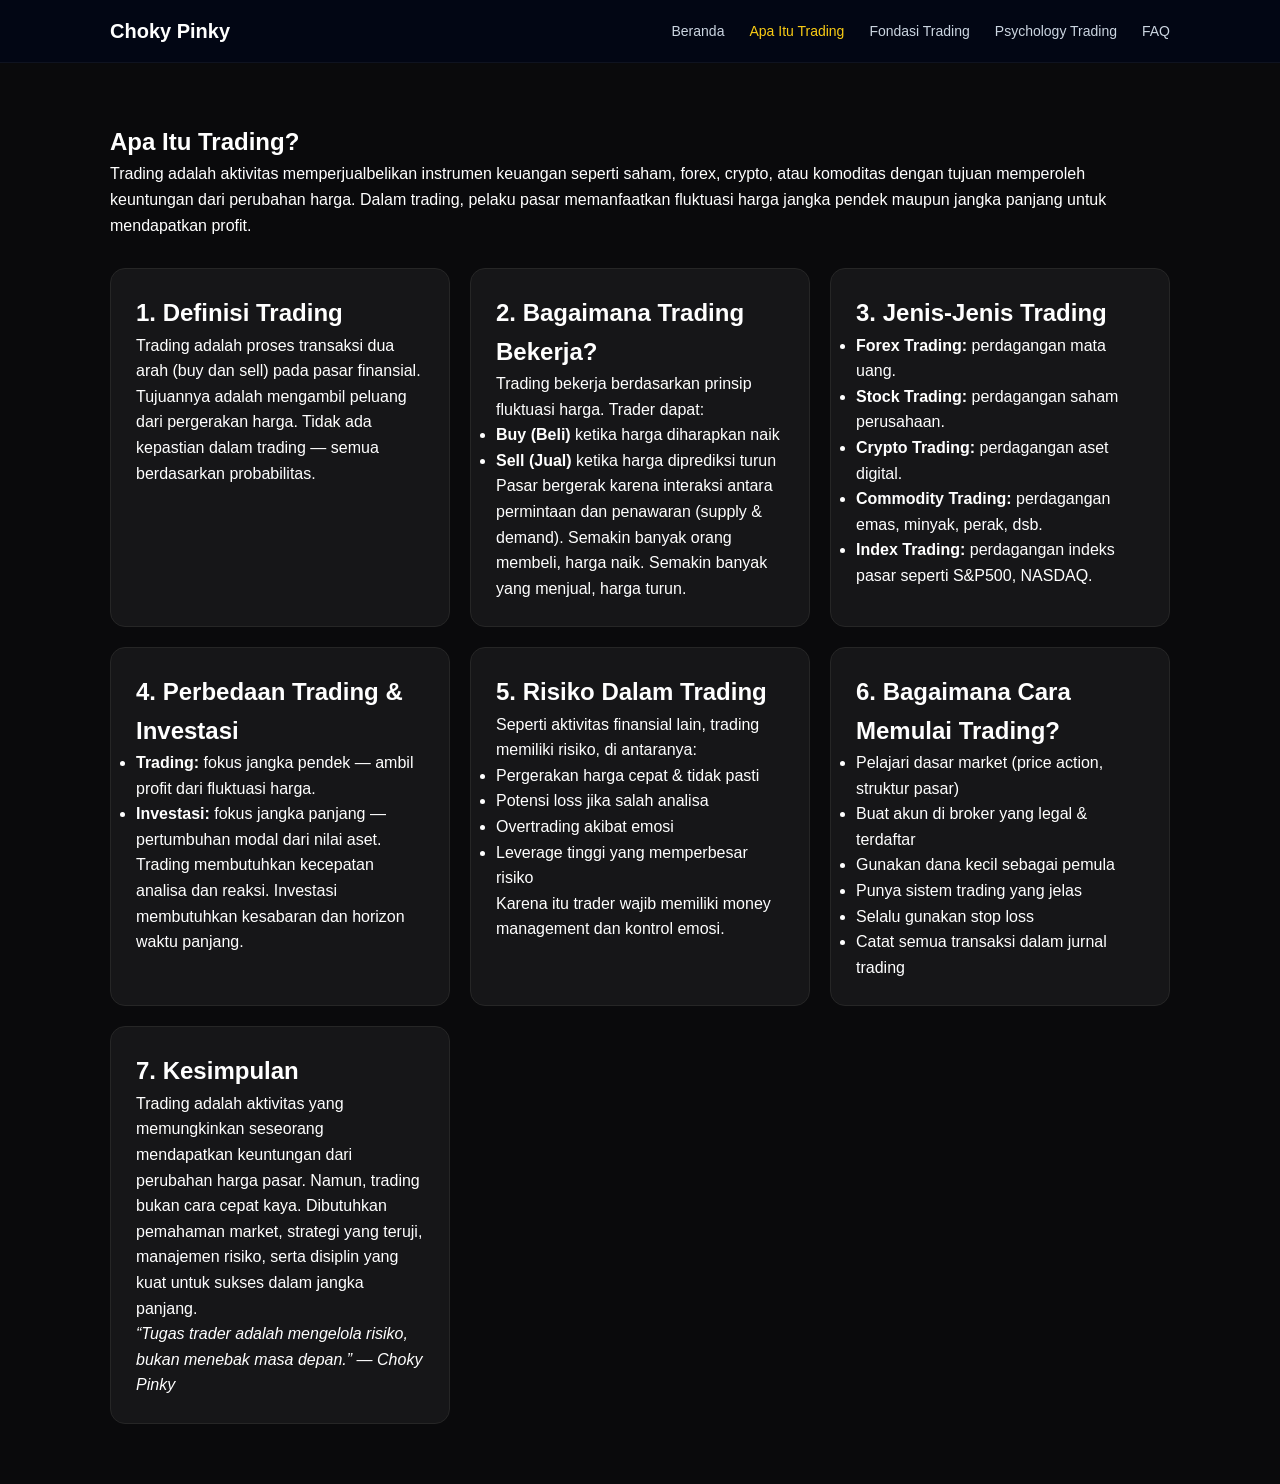
<file: research.html>
<!DOCTYPE html>
<html lang="id">
<head>
  <meta charset="UTF-8" />
  <meta name="viewport" content="width=device-width, initial-scale=1.0" />
  <title>Apa Itu Trading - Choky Pinky</title>
  <link rel="stylesheet" href="styles.css" />
</head>
<body>

<nav class="navbar">
  <div class="nav-inner">
    <h2 class="logo">Choky Pinky</h2>
    <ul class="nav-menu">
      <li><a href="index.html">Beranda</a></li>
        <li><a href="research.html"class="active">Apa Itu Trading</a></li>
        <li><a href="blog.html">Fondasi Trading</a></li>
        <li><a href="trading-psychology.html">Psychology Trading</a></li>
        <li><a href="faq.html">FAQ</a></li>
    </ul>
  </div>
</nav>

<section class="research-section">
  <h1>Apa Itu Trading?</h1>
  <p>
    Trading adalah aktivitas memperjualbelikan instrumen keuangan seperti saham, forex, crypto, atau komoditas 
    dengan tujuan memperoleh keuntungan dari perubahan harga. Dalam trading, pelaku pasar memanfaatkan fluktuasi harga 
    jangka pendek maupun jangka panjang untuk mendapatkan profit.
  </p>

  <div class="research-list">

    <!-- PENGERTIAN -->
    <div class="research-card">
      <h2>1. Definisi Trading</h2>
      <p>
        Trading adalah proses transaksi dua arah (buy dan sell) pada pasar finansial.  
        Tujuannya adalah mengambil peluang dari pergerakan harga.  
        Tidak ada kepastian dalam trading — semua berdasarkan probabilitas.
      </p>
    </div>

    <!-- CARA KERJA -->
    <div class="research-card">
      <h2>2. Bagaimana Trading Bekerja?</h2>
      <p>Trading bekerja berdasarkan prinsip fluktuasi harga. Trader dapat:</p>
      <ul>
        <li><strong>Buy (Beli)</strong> ketika harga diharapkan naik</li>
        <li><strong>Sell (Jual)</strong> ketika harga diprediksi turun</li>
      </ul>
      <p>
        Pasar bergerak karena interaksi antara permintaan dan penawaran (supply & demand).  
        Semakin banyak orang membeli, harga naik. Semakin banyak yang menjual, harga turun.
      </p>
    </div>

    <!-- JENIS TRADING -->
    <div class="research-card">
      <h2>3. Jenis-Jenis Trading</h2>
      <ul>
        <li><strong>Forex Trading:</strong> perdagangan mata uang.</li>
        <li><strong>Stock Trading:</strong> perdagangan saham perusahaan.</li>
        <li><strong>Crypto Trading:</strong> perdagangan aset digital.</li>
        <li><strong>Commodity Trading:</strong> perdagangan emas, minyak, perak, dsb.</li>
        <li><strong>Index Trading:</strong> perdagangan indeks pasar seperti S&P500, NASDAQ.</li>
      </ul>
    </div>

    <!-- PERBEDAAN DGN INVEST -->
    <div class="research-card">
      <h2>4. Perbedaan Trading & Investasi</h2>
      <ul>
        <li><strong>Trading:</strong> fokus jangka pendek — ambil profit dari fluktuasi harga.</li>
        <li><strong>Investasi:</strong> fokus jangka panjang — pertumbuhan modal dari nilai aset.</li>
      </ul>
      <p>
        Trading membutuhkan kecepatan analisa dan reaksi.  
        Investasi membutuhkan kesabaran dan horizon waktu panjang.
      </p>
    </div>

    <!-- RISIKO -->
    <div class="research-card">
      <h2>5. Risiko Dalam Trading</h2>
      <p>Seperti aktivitas finansial lain, trading memiliki risiko, di antaranya:</p>
      <ul>
        <li>Pergerakan harga cepat & tidak pasti</li>
        <li>Potensi loss jika salah analisa</li>
        <li>Overtrading akibat emosi</li>
        <li>Leverage tinggi yang memperbesar risiko</li>
      </ul>
      <p>
        Karena itu trader wajib memiliki money management dan kontrol emosi.
      </p>
    </div>

    <!-- CARA MEMULAI -->
    <div class="research-card">
      <h2>6. Bagaimana Cara Memulai Trading?</h2>
      <ul>
        <li>Pelajari dasar market (price action, struktur pasar)</li>
        <li>Buat akun di broker yang legal & terdaftar</li>
        <li>Gunakan dana kecil sebagai pemula</li>
        <li>Punya sistem trading yang jelas</li>
        <li>Selalu gunakan stop loss</li>
        <li>Catat semua transaksi dalam jurnal trading</li>
      </ul>
    </div>

    <!-- KESIMPULAN -->
    <div class="research-card">
      <h2>7. Kesimpulan</h2>
      <p>
        Trading adalah aktivitas yang memungkinkan seseorang mendapatkan keuntungan dari perubahan harga pasar. 
        Namun, trading bukan cara cepat kaya. Dibutuhkan pemahaman market, strategi yang teruji, manajemen risiko, 
        serta disiplin yang kuat untuk sukses dalam jangka panjang.
      </p>
      <p>
        <em>“Tugas trader adalah mengelola risiko, bukan menebak masa depan.” — Choky Pinky</em>
      </p>
    </div>

  </div>
</section>

<script src="script.js"></script>
</body>
</html>
</file>
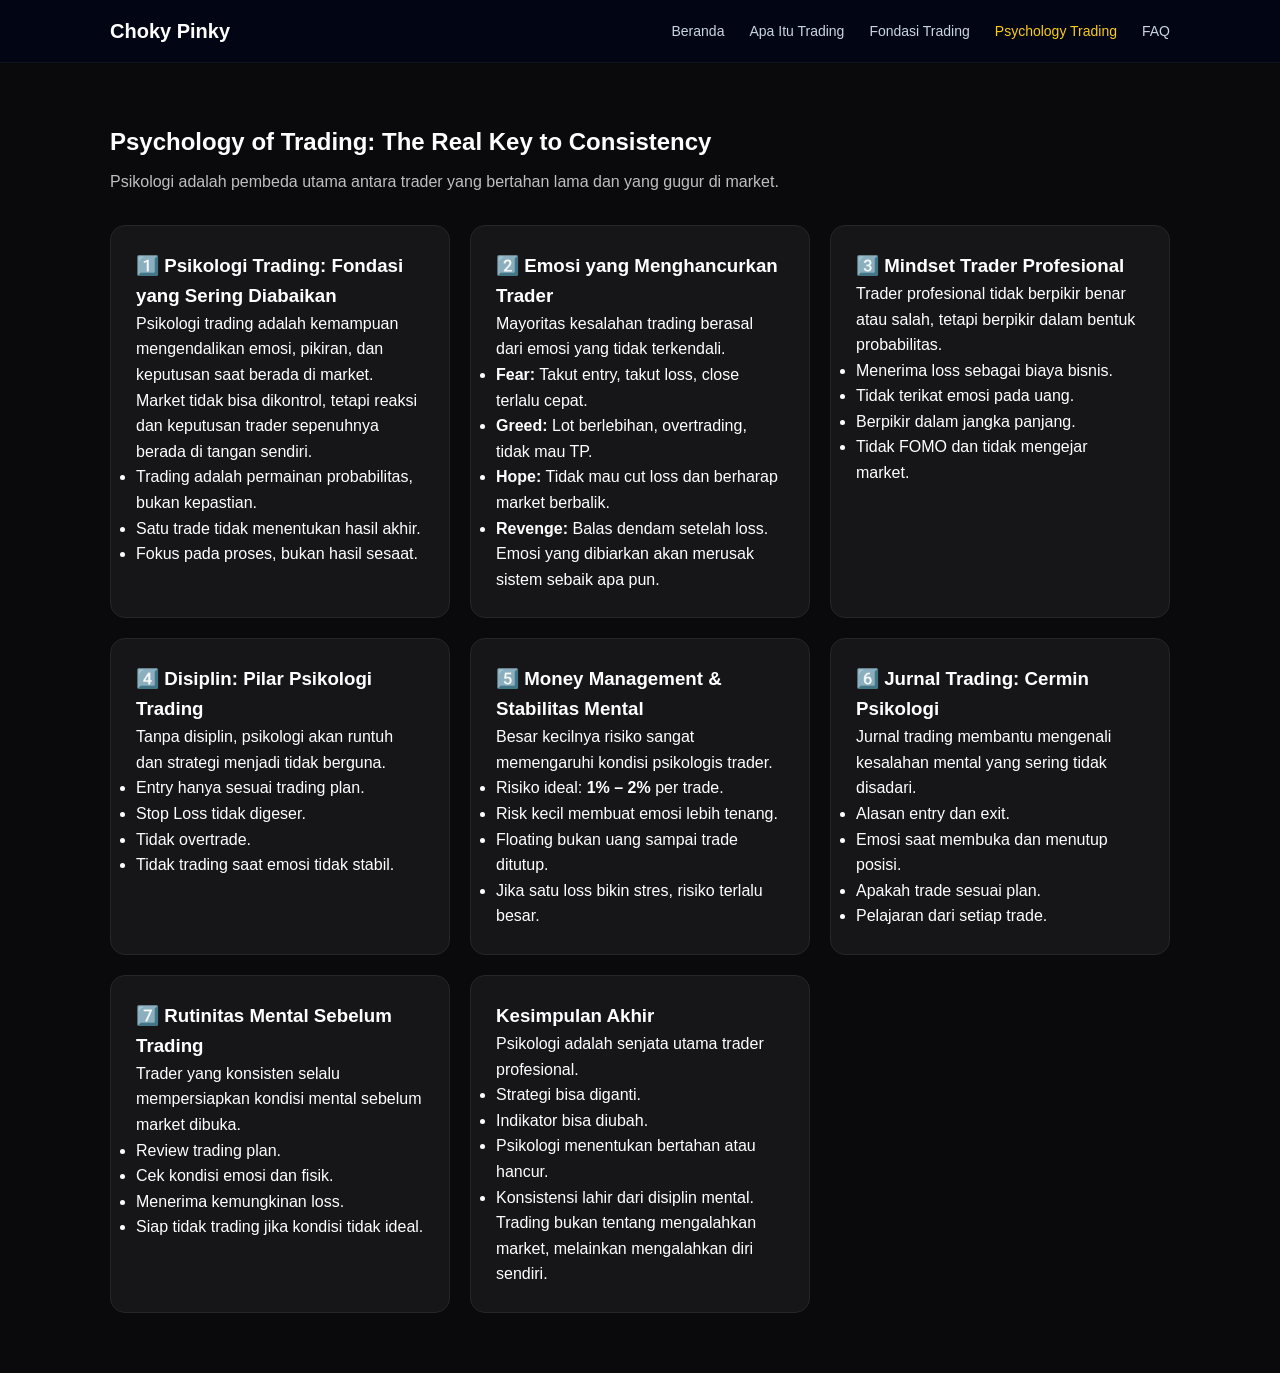
<file: trading-psychology.html>
<!DOCTYPE html>
<html lang="id">
<head>
  <meta charset="UTF-8" />
  <meta name="viewport" content="width=device-width, initial-scale=1.0" />
  <title>Psikologi Trading - Fondasi Konsistensi Profit</title>
  <link rel="stylesheet" href="styles.css" />
</head>
<body>

<!-- NAVBAR -->
<nav class="navbar">
  <div class="nav-inner">
    <h2 class="logo">Choky Pinky</h2>
    <ul class="nav-menu">
      <li><a href="index.html">Beranda</a></li>
        <li><a href="research.html">Apa Itu Trading</a></li>
        <li><a href="blog.html">Fondasi Trading</a></li>
        <li><a href="trading-psychology.html"class="active">Psychology Trading</a></li>
        <li><a href="faq.html">FAQ</a></li>
    </ul>
  </div>
</nav>

<!-- BLOG SECTION -->
<section class="blog-section">
  <h1>Psychology of Trading: The Real Key to Consistency</h1>
  <p style="color:#bfbfbf; margin-top:8px;">
    Psikologi adalah pembeda utama antara trader yang bertahan lama dan yang gugur di market.
  </p>

  <div class="blog-list">

    <!-- PSYCHOLOGY -->
    <div class="blog-card">
      <h3>1️⃣ Psikologi Trading: Fondasi yang Sering Diabaikan</h3>
      <p>
        Psikologi trading adalah kemampuan mengendalikan emosi, pikiran, dan keputusan saat berada di market.
        Market tidak bisa dikontrol, tetapi reaksi dan keputusan trader sepenuhnya berada di tangan sendiri.
      </p>
      <ul>
        <li>Trading adalah permainan probabilitas, bukan kepastian.</li>
        <li>Satu trade tidak menentukan hasil akhir.</li>
        <li>Fokus pada proses, bukan hasil sesaat.</li>
      </ul>
    </div>

    <!-- EMOTION -->
    <div class="blog-card">
      <h3>2️⃣ Emosi yang Menghancurkan Trader</h3>
      <p>Mayoritas kesalahan trading berasal dari emosi yang tidak terkendali.</p>
      <ul>
        <li><strong>Fear:</strong> Takut entry, takut loss, close terlalu cepat.</li>
        <li><strong>Greed:</strong> Lot berlebihan, overtrading, tidak mau TP.</li>
        <li><strong>Hope:</strong> Tidak mau cut loss dan berharap market berbalik.</li>
        <li><strong>Revenge:</strong> Balas dendam setelah loss.</li>
      </ul>
      <p>Emosi yang dibiarkan akan merusak sistem sebaik apa pun.</p>
    </div>

    <!-- MINDSET -->
    <div class="blog-card">
      <h3>3️⃣ Mindset Trader Profesional</h3>
      <p>
        Trader profesional tidak berpikir benar atau salah, tetapi berpikir dalam bentuk probabilitas.
      </p>
      <ul>
        <li>Menerima loss sebagai biaya bisnis.</li>
        <li>Tidak terikat emosi pada uang.</li>
        <li>Berpikir dalam jangka panjang.</li>
        <li>Tidak FOMO dan tidak mengejar market.</li>
      </ul>
    </div>

    <!-- DISCIPLINE -->
    <div class="blog-card">
      <h3>4️⃣ Disiplin: Pilar Psikologi Trading</h3>
      <p>
        Tanpa disiplin, psikologi akan runtuh dan strategi menjadi tidak berguna.
      </p>
      <ul>
        <li>Entry hanya sesuai trading plan.</li>
        <li>Stop Loss tidak digeser.</li>
        <li>Tidak overtrade.</li>
        <li>Tidak trading saat emosi tidak stabil.</li>
      </ul>
    </div>

    <!-- RISK & PSYCHOLOGY -->
    <div class="blog-card">
      <h3>5️⃣ Money Management & Stabilitas Mental</h3>
      <p>
        Besar kecilnya risiko sangat memengaruhi kondisi psikologis trader.
      </p>
      <ul>
        <li>Risiko ideal: <strong>1% – 2%</strong> per trade.</li>
        <li>Risk kecil membuat emosi lebih tenang.</li>
        <li>Floating bukan uang sampai trade ditutup.</li>
        <li>Jika satu loss bikin stres, risiko terlalu besar.</li>
      </ul>
    </div>

    <!-- JOURNAL -->
    <div class="blog-card">
      <h3>6️⃣ Jurnal Trading: Cermin Psikologi</h3>
      <p>
        Jurnal trading membantu mengenali kesalahan mental yang sering tidak disadari.
      </p>
      <ul>
        <li>Alasan entry dan exit.</li>
        <li>Emosi saat membuka dan menutup posisi.</li>
        <li>Apakah trade sesuai plan.</li>
        <li>Pelajaran dari setiap trade.</li>
      </ul>
    </div>

    <!-- ROUTINE -->
    <div class="blog-card">
      <h3>7️⃣ Rutinitas Mental Sebelum Trading</h3>
      <p>
        Trader yang konsisten selalu mempersiapkan kondisi mental sebelum market dibuka.
      </p>
      <ul>
        <li>Review trading plan.</li>
        <li>Cek kondisi emosi dan fisik.</li>
        <li>Menerima kemungkinan loss.</li>
        <li>Siap tidak trading jika kondisi tidak ideal.</li>
      </ul>
    </div>

    <!-- SUMMARY -->
    <div class="blog-card">
      <h3>Kesimpulan Akhir</h3>
      <p>Psikologi adalah senjata utama trader profesional.</p>
      <ul>
        <li>Strategi bisa diganti.</li>
        <li>Indikator bisa diubah.</li>
        <li>Psikologi menentukan bertahan atau hancur.</li>
        <li>Konsistensi lahir dari disiplin mental.</li>
      </ul>
      <p>
        Trading bukan tentang mengalahkan market, melainkan mengalahkan diri sendiri.
      </p>
    </div>

  </div>
</section>

<script src="script.js"></script>
</body>
</html>
</file>
<file: styles.css>
/* GLOBAL */
*{
  margin:0;
  padding:0;
  box-sizing:border-box;
  font-family:'Poppins',sans-serif;
}

body{
  background:#0a0a0c;
  color:#fff;
  line-height:1.6;
}

/* NAVBAR */
/* NAVBAR */
.navbar {
  position: sticky;
  top: 0;
  width: 100%;
  background: rgba(2, 6, 23, 0.85);
  backdrop-filter: blur(10px);
  border-bottom: 1px solid rgba(255,255,255,0.05);
  z-index: 999;
}

.nav-inner {
  max-width: 1100px;
  margin: auto;
  padding: 15px 20px;
  display: flex;
  align-items: center;
  justify-content: space-between;
}

/* LOGO */
.logo {
  font-size: 20px;
  font-weight: 600;
  color: white;
}

.logo span {
  color: #facc15;
}

/* MENU */
.nav-menu {
  display: flex;
  gap: 25px;
  list-style: none;
}

.nav-menu a {
  text-decoration: none;
  color: #cbd5e1;
  font-size: 14px;
  transition: 0.3s;
  position: relative;
}

/* Hover underline smooth */
.nav-menu a::after {
  content: "";
  position: absolute;
  left: 0;
  bottom: -5px;
  width: 0%;
  height: 2px;
  background: #facc15;
  transition: 0.3s;
}

.nav-menu a:hover::after {
  width: 100%;
}

.nav-menu a:hover {
  color: white;
}

/* ACTIVE */
.nav-menu .active {
  color: #facc15;
}

/* CTA BUTTON */
.nav-cta {
  background: #facc15;
  color: #000;
  padding: 8px 18px;
  border-radius: 20px;
  font-size: 13px;
  text-decoration: none;
  font-weight: 600;
  transition: 0.3s;
}

.nav-cta:hover {
  background: #eab308;
  transform: scale(1.05);
}

/* HERO */
.hero-section{
  padding:80px 20px;
  max-width:1100px;
  margin:auto;
}
.hero-flex{
  display:flex;
  justify-content:space-between;
  align-items:center;
  gap:40px;
}
.hero-text h1{
  font-size:45px;
}
.hero-text p{
  color:#cfcfcf;
  margin-top:10px;
}
.hero-photo{
  width:320px;
  border-radius:20px;
  box-shadow:0 0 25px rgba(0,0,0,0.5);
}

/* CARD SECTIONS */
.blog-section,
.research-section{
  max-width:1100px;
  margin:auto;
  padding:60px 20px;
}

.blog-list,
.research-list{
  display:grid;
  grid-template-columns:repeat(auto-fit, minmax(280px, 1fr));
  gap:20px;
  margin-top:30px;
}

.blog-card,
.research-card{
  background:#161618;
  padding:25px;
  border-radius:15px;
  border:1px solid #262626;
  transition:0.3s;
}
.blog-card:hover,
.research-card:hover{
  transform:translateY(-5px);
  border-color:#4da3ff;
}

.btn{
  display:inline-block;
  margin-top:10px;
  padding:10px 18px;
  background:#4da3ff;
  color:#000;
  font-weight:600;
  border-radius:8px;
  text-decoration:none;
  transition:0.3s;
}
.btn:hover{
  opacity:0.85;
}

/* CONTACT */
.contact{
  padding:60px 20px;
  max-width:800px;
  margin:70px auto;
}
.contact-form{
  background:#131315;
  padding:30px;
  border-radius:15px;
  border:1px solid #262626;
  display:flex;
  flex-direction:column;
  gap:14px;
}
.contact-form input,
.contact-form textarea{
  width:100%;
  padding:12px;
  border-radius:8px;
  border:none;
  outline:none;
  background:#0c0c0e;
  color:#fff;
}
.contact-form button{
  padding:12px;
  background:#4da3ff;
  border:none;
  border-radius:8px;
  font-weight:600;
  cursor:pointer;
  transition:0.3s;
}
.contact-form button:hover{
  opacity:0.8;
}

/* RESPONSIVE */
@media(max-width:768px){
  .nav-inner{
    flex-direction:column;
    gap:12px;
  }
  .nav-menu{
    flex-wrap:wrap;
    justify-content:center;
  }
  .hero-flex{
    flex-direction:column;
    text-align:center;
  }
  .hero-text h1{
    font-size:34px;
  }
  .hero-photo{
    width:240px;
  }

  /* FAQ STYLE */
.faq-answer {
  max-height: 0;
  overflow: hidden;
  transition: all 0.3s ease;
  margin-top: 10px;
}

.faq-item.active .faq-answer {
  max-height: 200px;
}

.faq-question {
  cursor: pointer;
  position: relative;
}

.faq-question::after {
  content: "+";
  position: absolute;
  right: 10px;
  color: #bfbfbf;
}

.faq-item.active .faq-question::after {
  content: "-";
}
}
</file>
